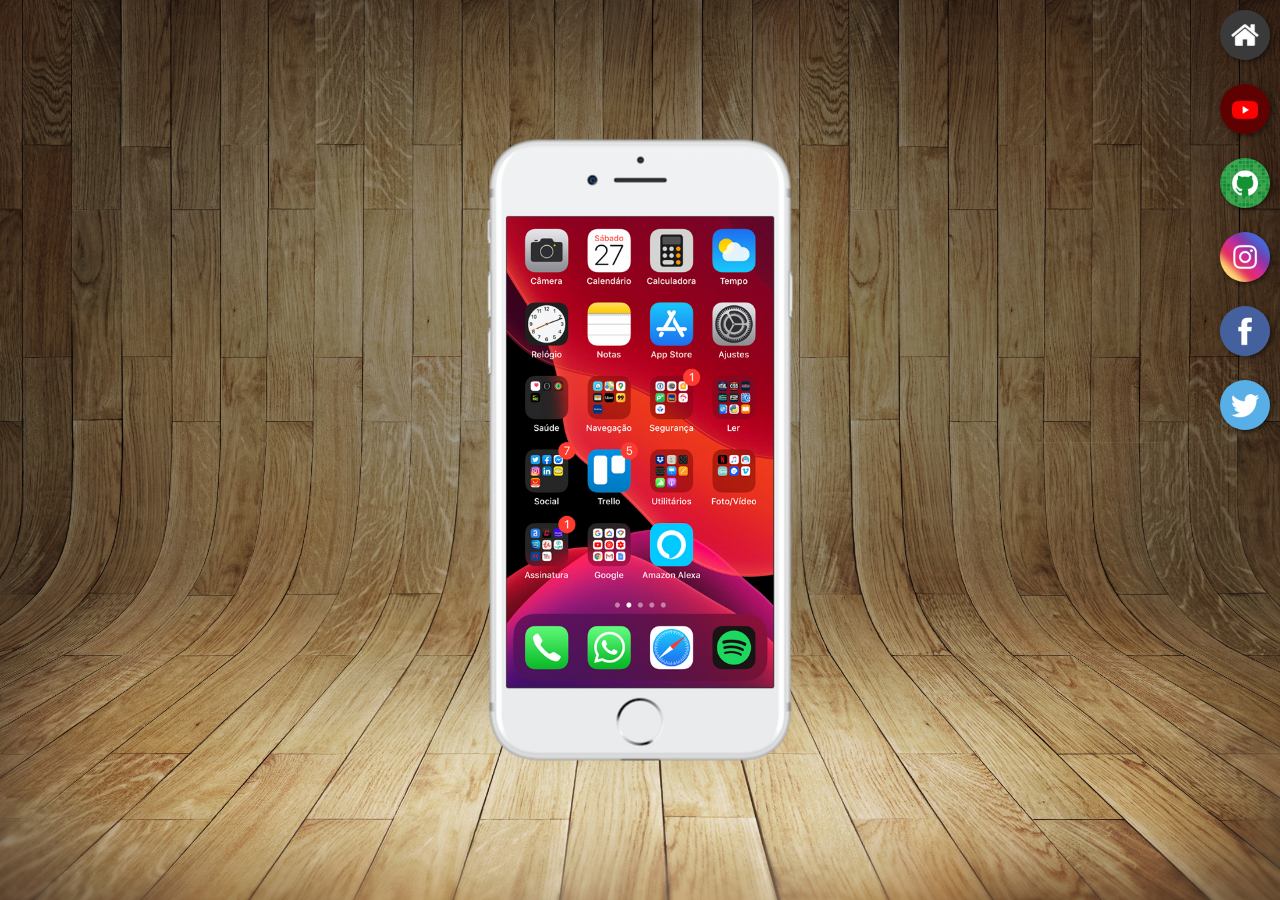
<file: index.html>
<!DOCTYPE html>
<html lang="pt">
<head>
    <meta charset="UTF-08">
    <meta name="viewport" content="width=device-width, initial-scale=1.0">
    <link rel="stylesheet" href="Style/style.css">
    <link rel="shortcut icon" href="favicon.ico" type="image/x-icon">
    <title>Projeto Redes sociais</title>
</head>
<body>
    <main>
        <section id="telefone">

            <iframe src="Home.html" name="tela" id="tela" frameborder="0">
                O seu navegador não é compatível.
            </iframe>
        </section>
  <section id="redes-sociais">
<a href="Home.html" target="tela"><img src="imagens/logo-home.jpg" alt="Home"></a><br>
<a href="youtube.html" target="tela"><img src="imagens/logo-youtube.jpg" alt="Youtube"></a><br>
<a href="GitHub.html" target="tela"><img src="imagens/logo-github.jpg" alt="GitHub"></a><br>
<a href="Instagram.html" target="tela"><img src="imagens/logo-instagram.jpg" alt="Instagram"></a><br>
<a href="Facebook.html" target="tela"><img src="imagens/logo-facebook.jpg" alt="Facebook"></a><br>
<a href="Twitter.html" target="tela"><img src="imagens/logo-twitter.jpg" alt="Twitter"></a><br>


  </section>
    </main>



</body>
</html>
</file>
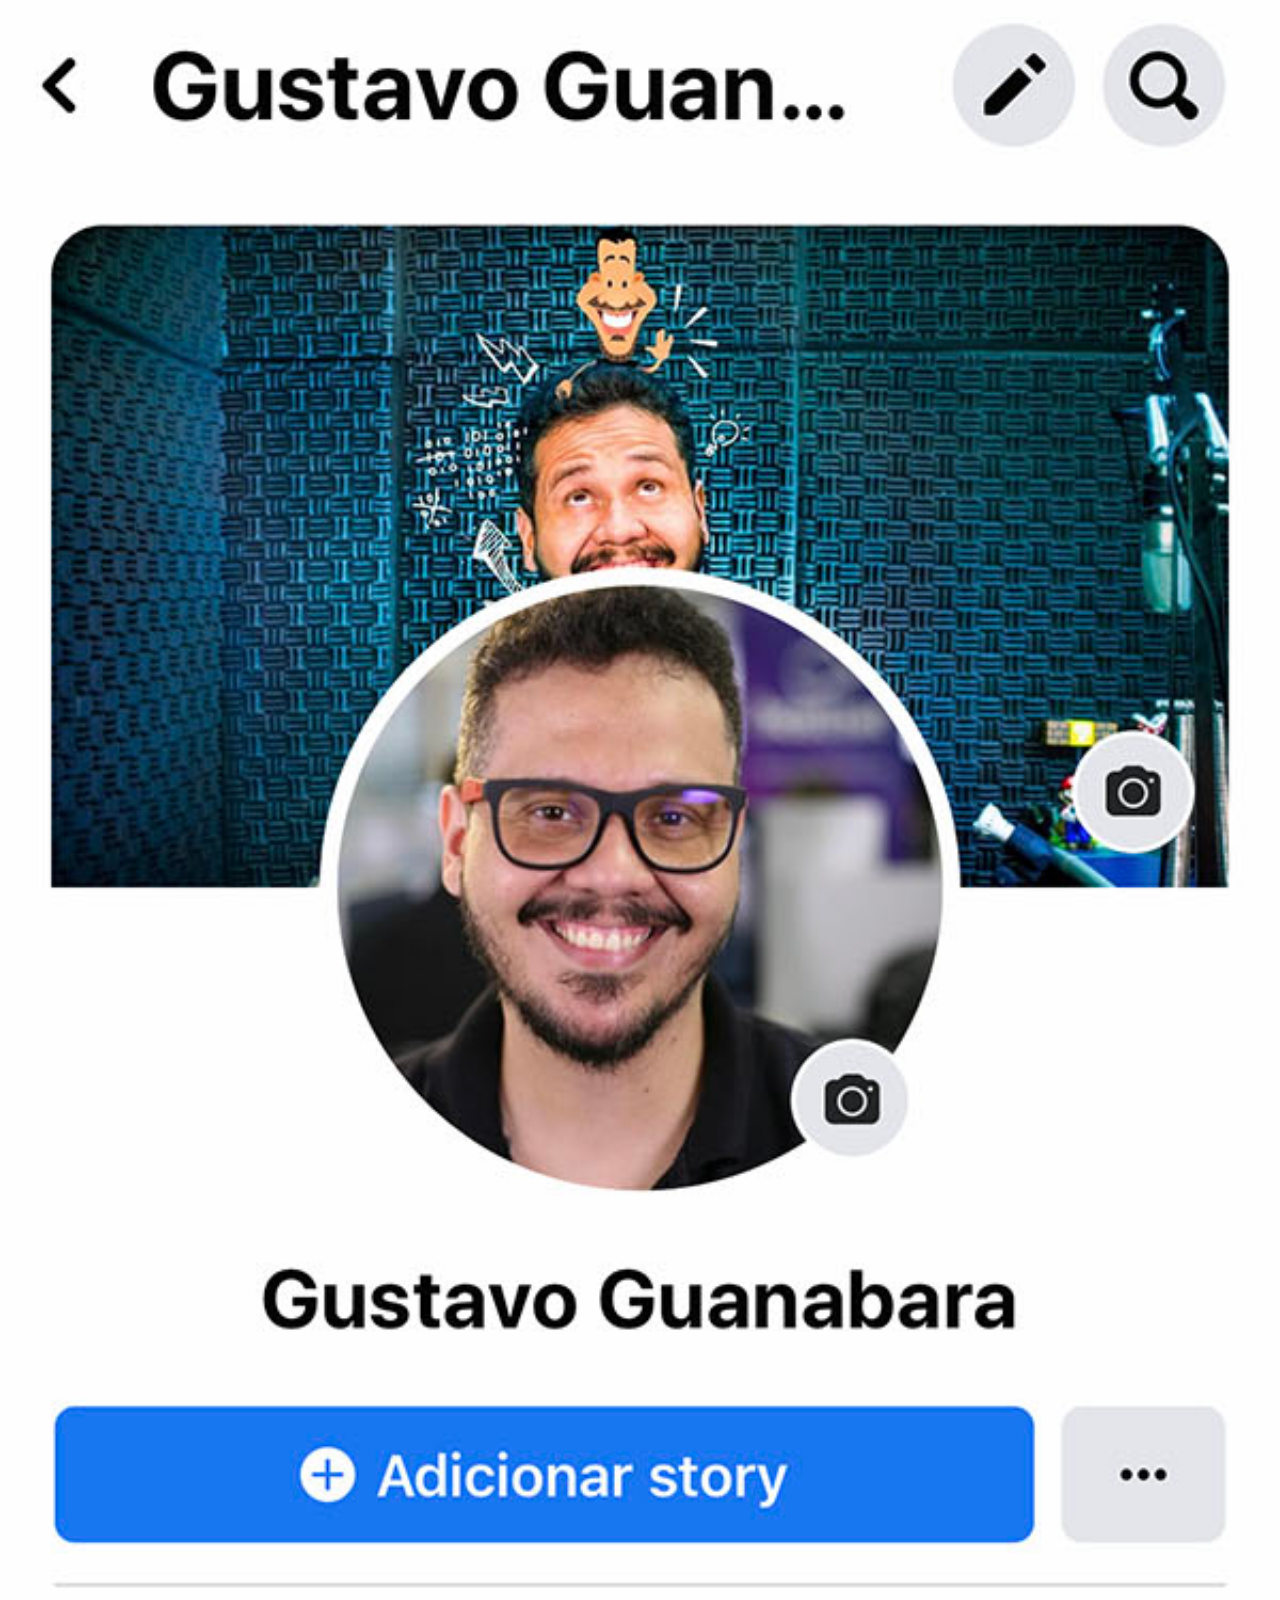
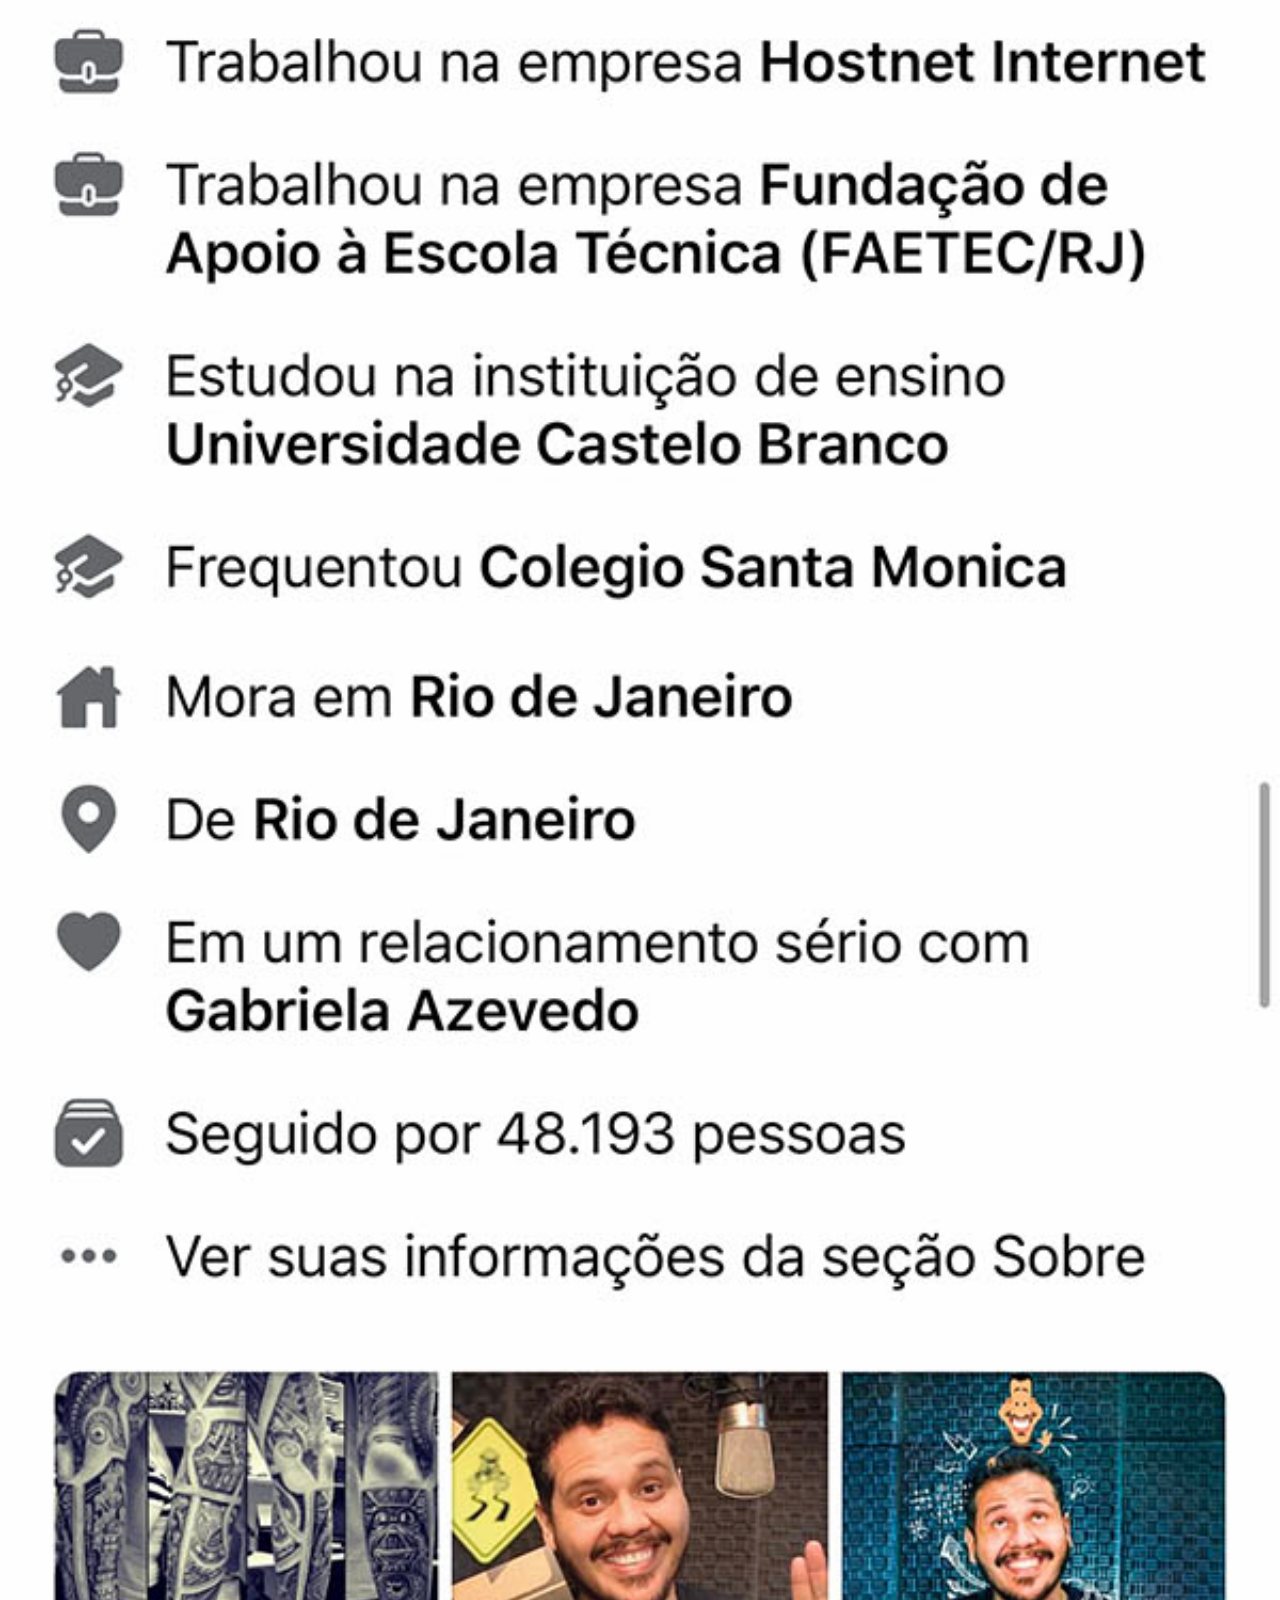
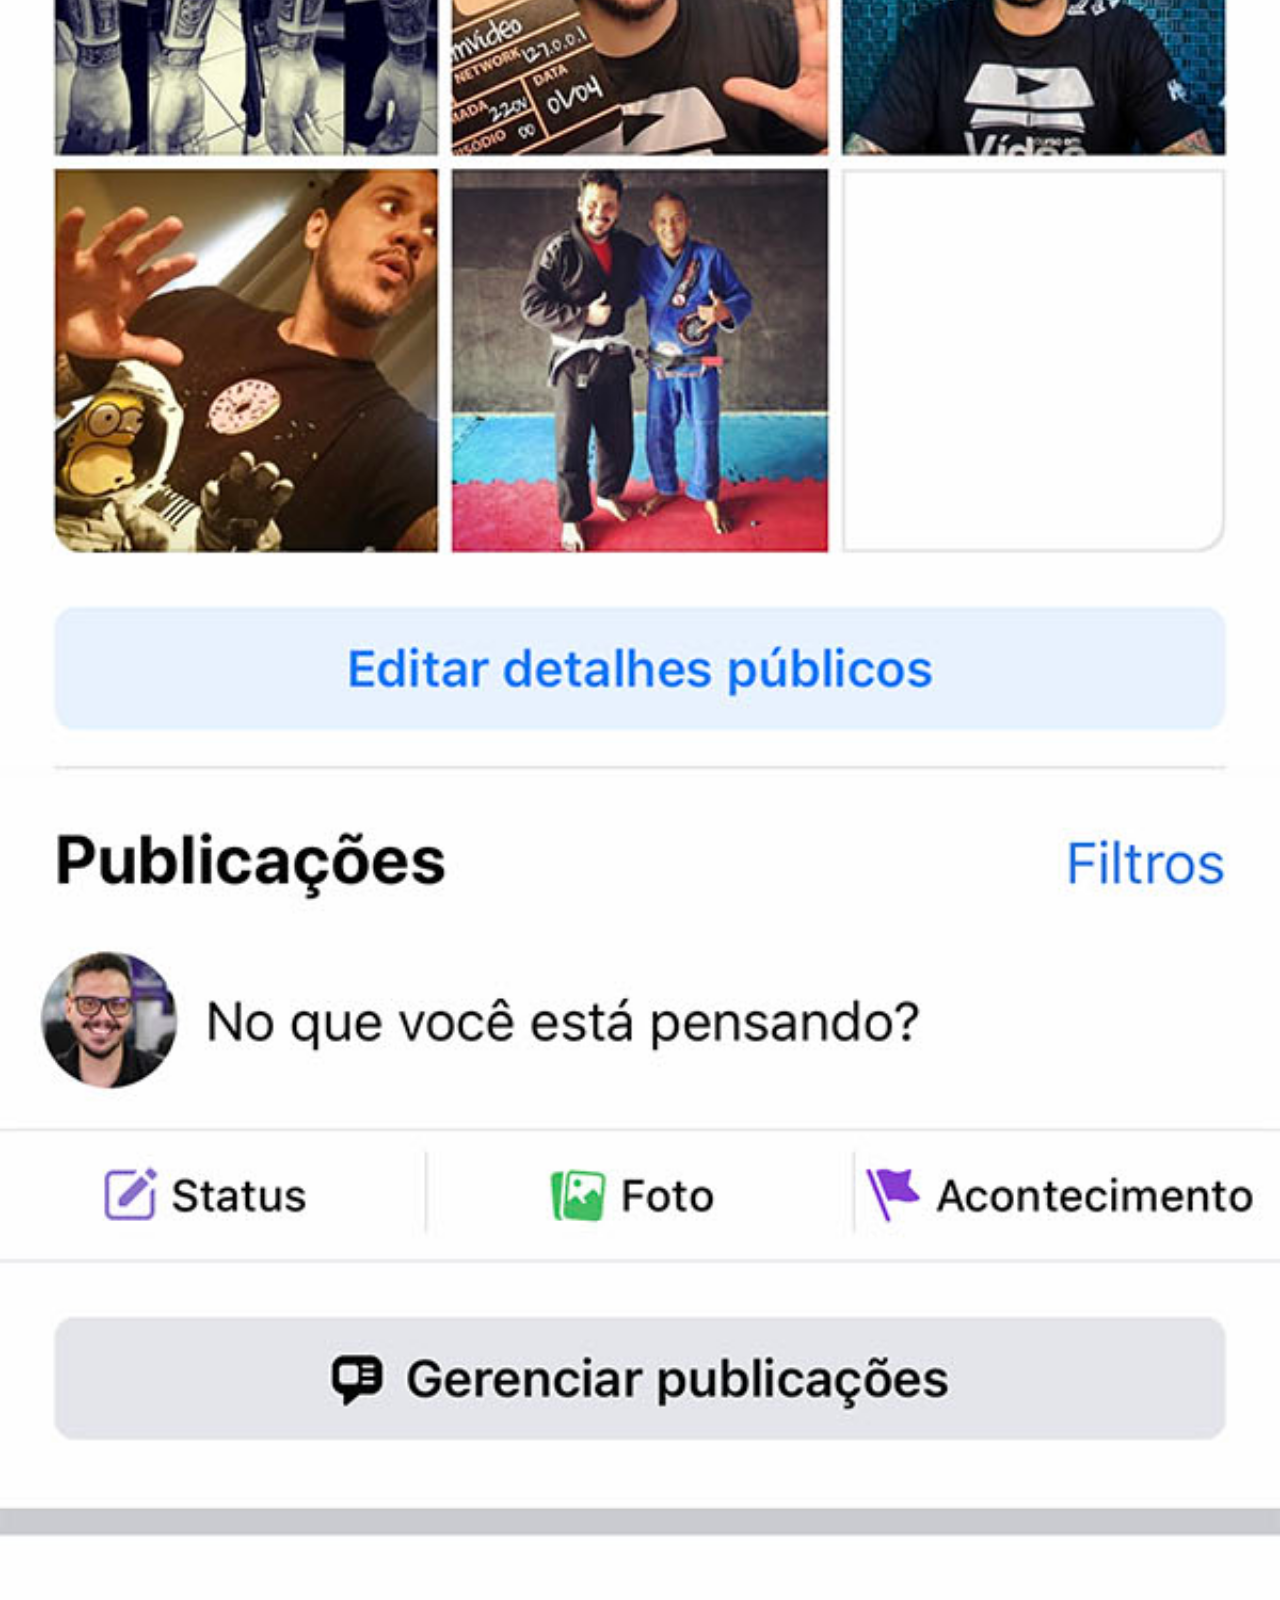
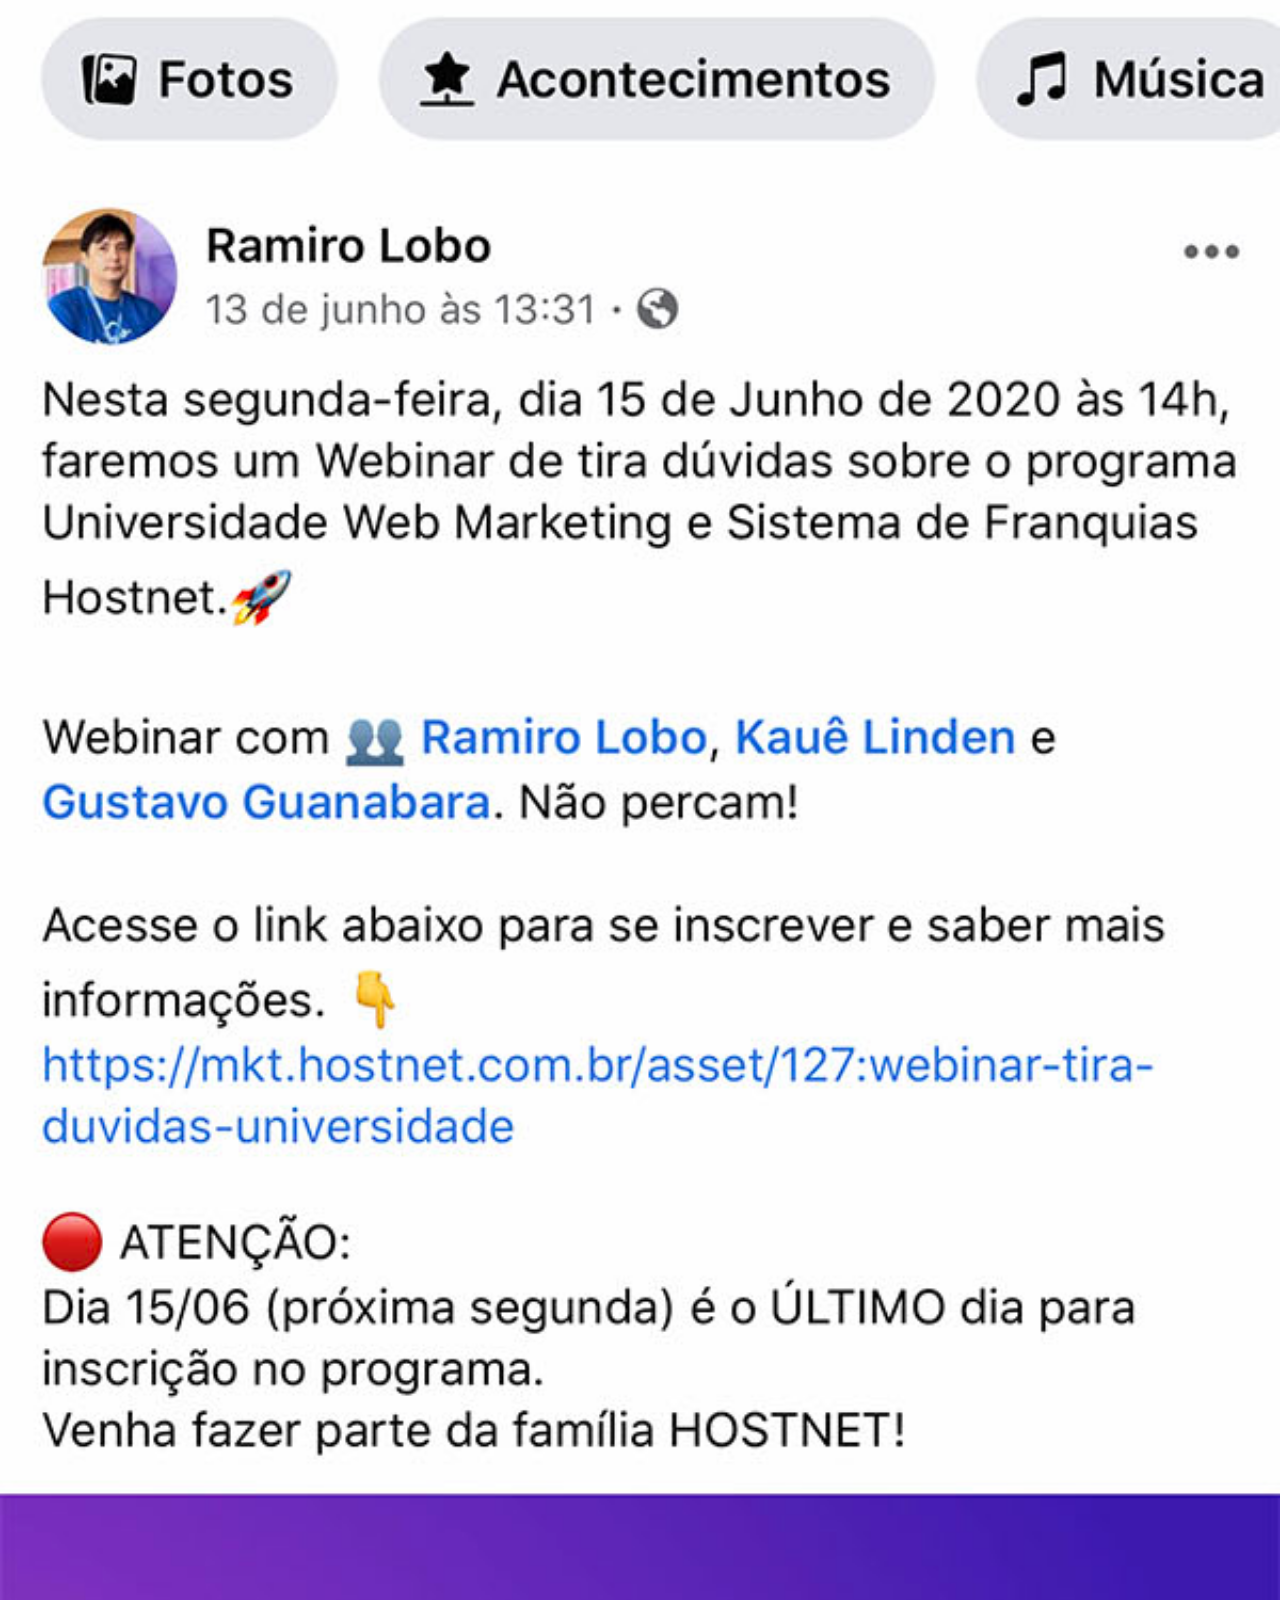
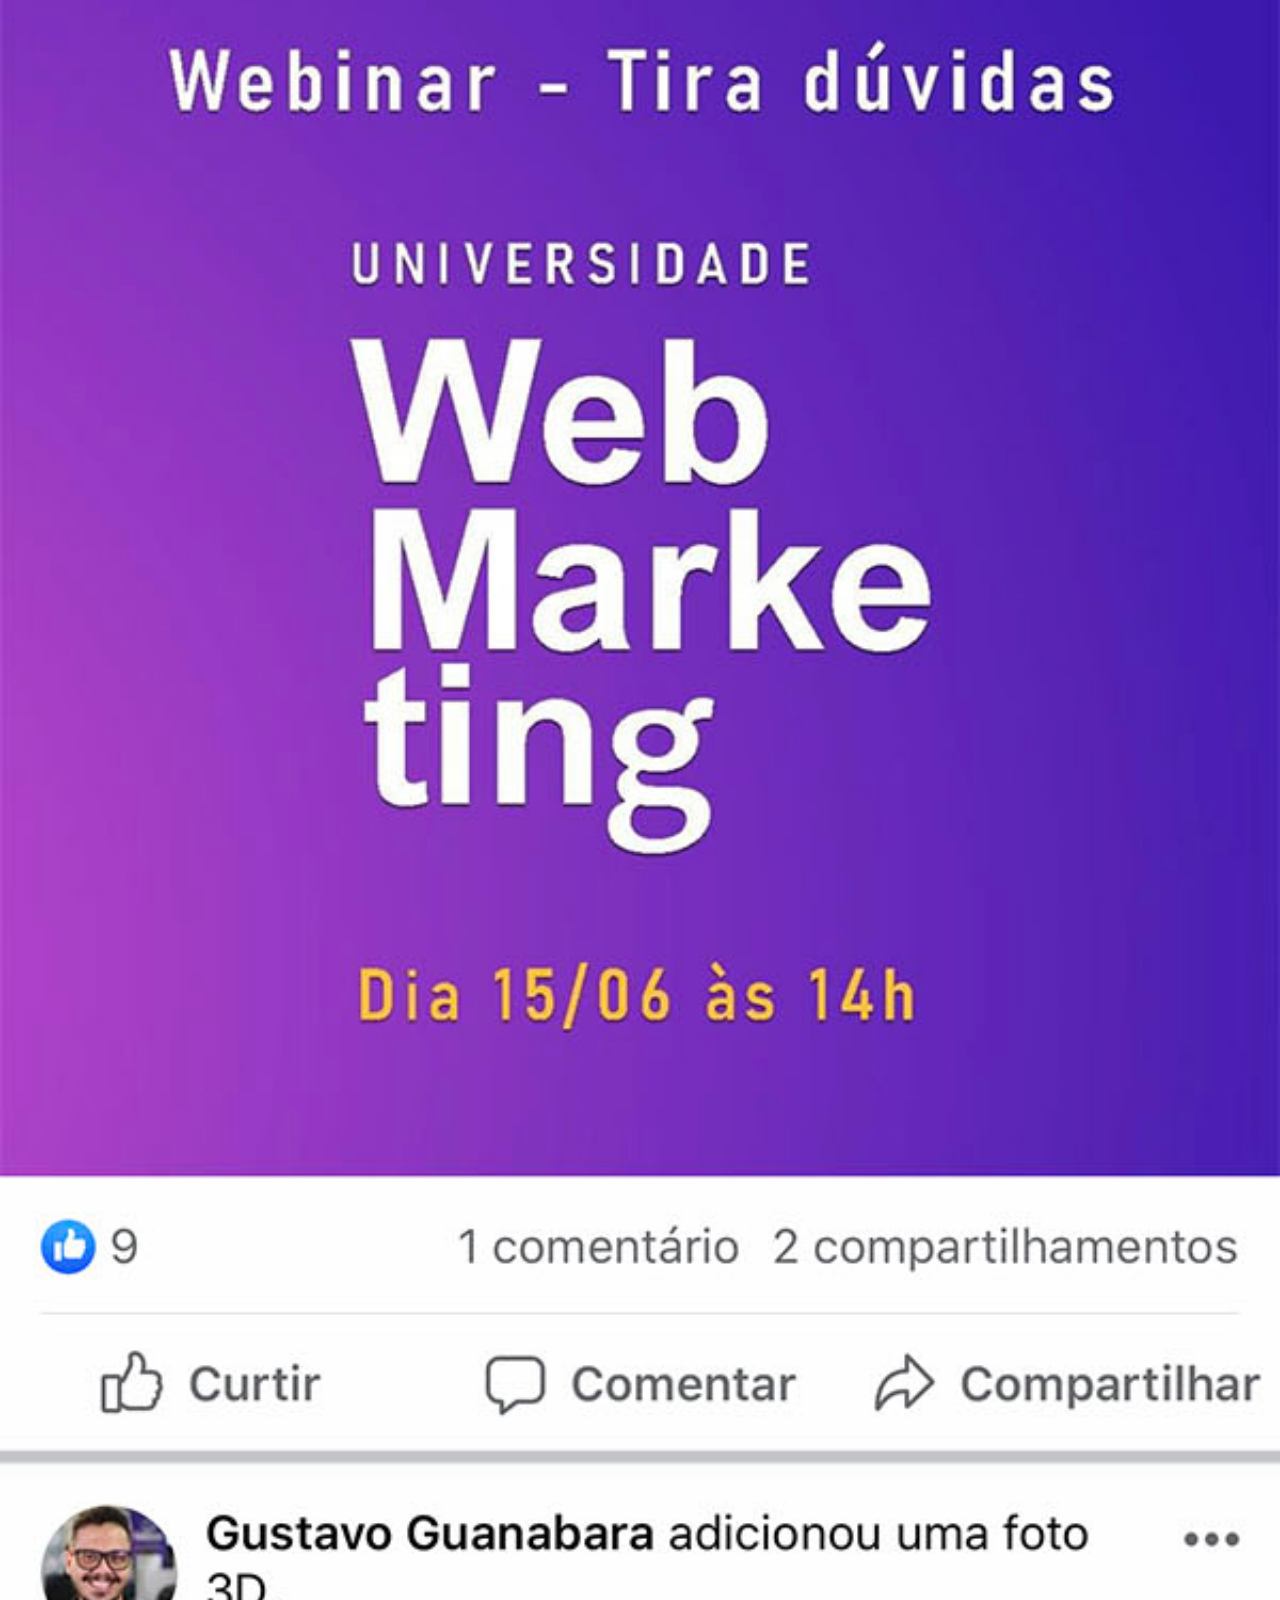
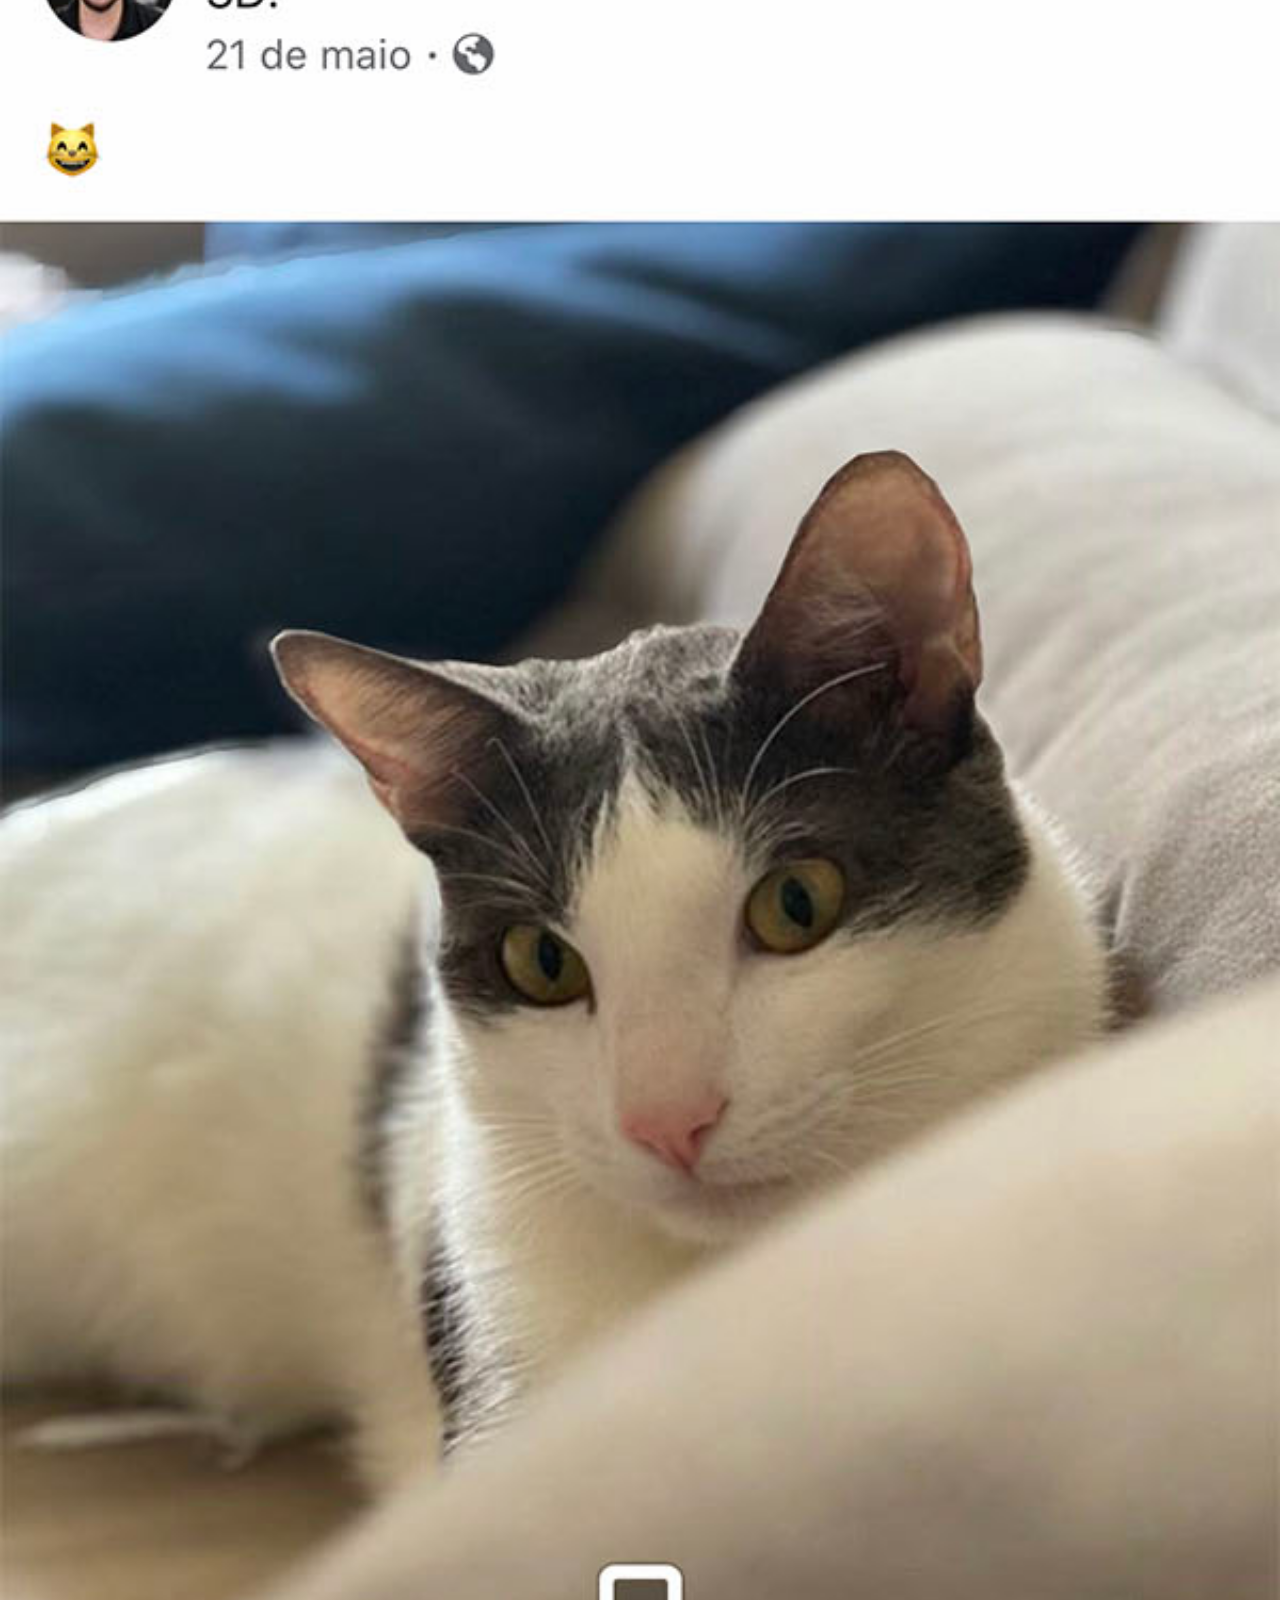
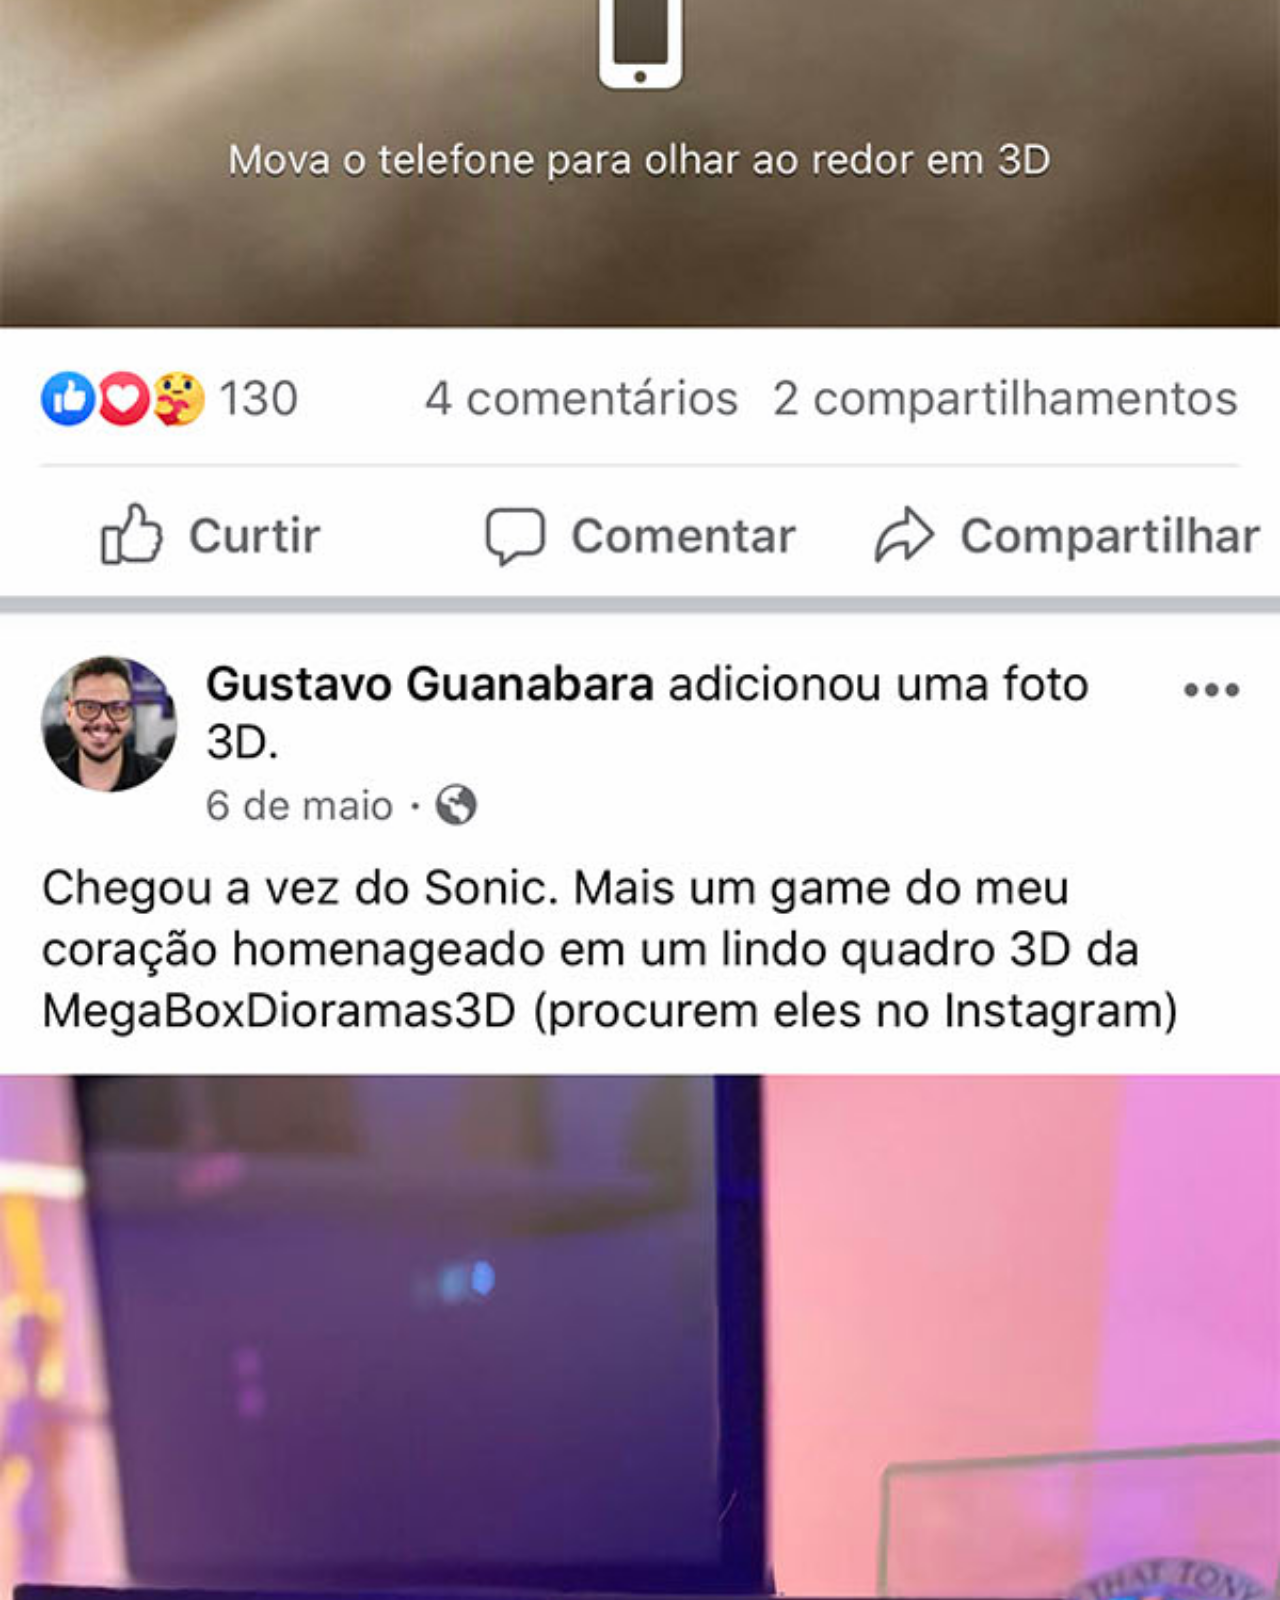
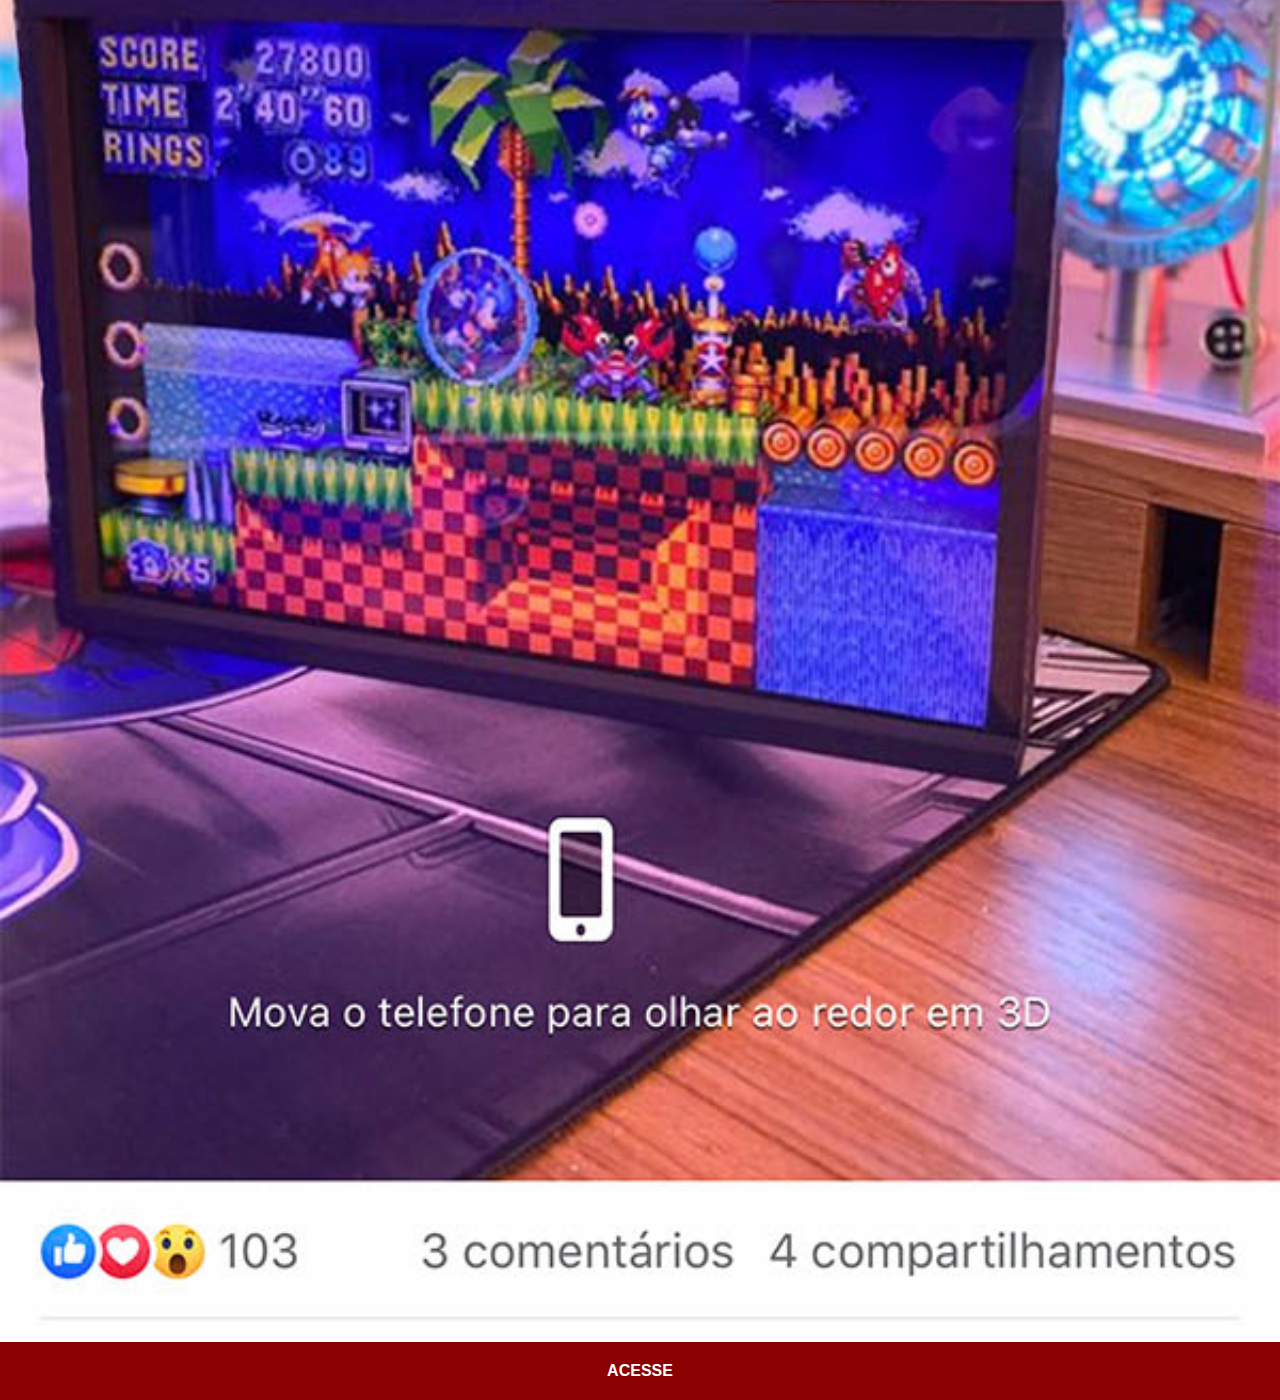
<file: Facebook.html>
<!DOCTYPE html>
<html lang="pt">
<head>
    <meta charset="UTF-8">
    <meta name="viewport" content="width=device-width, initial-scale=1.0">
    <title>Facebook</title>
    <link rel="stylesheet" href="social.css">
</head>
<body>
    <img src="imagens/tela-facebook.jpg" alt="Facebook">
    <a href="https://github.com/gustavoguanabara/html-css" target="_blank">ACESSE</a>
</body>
</html>
</file>
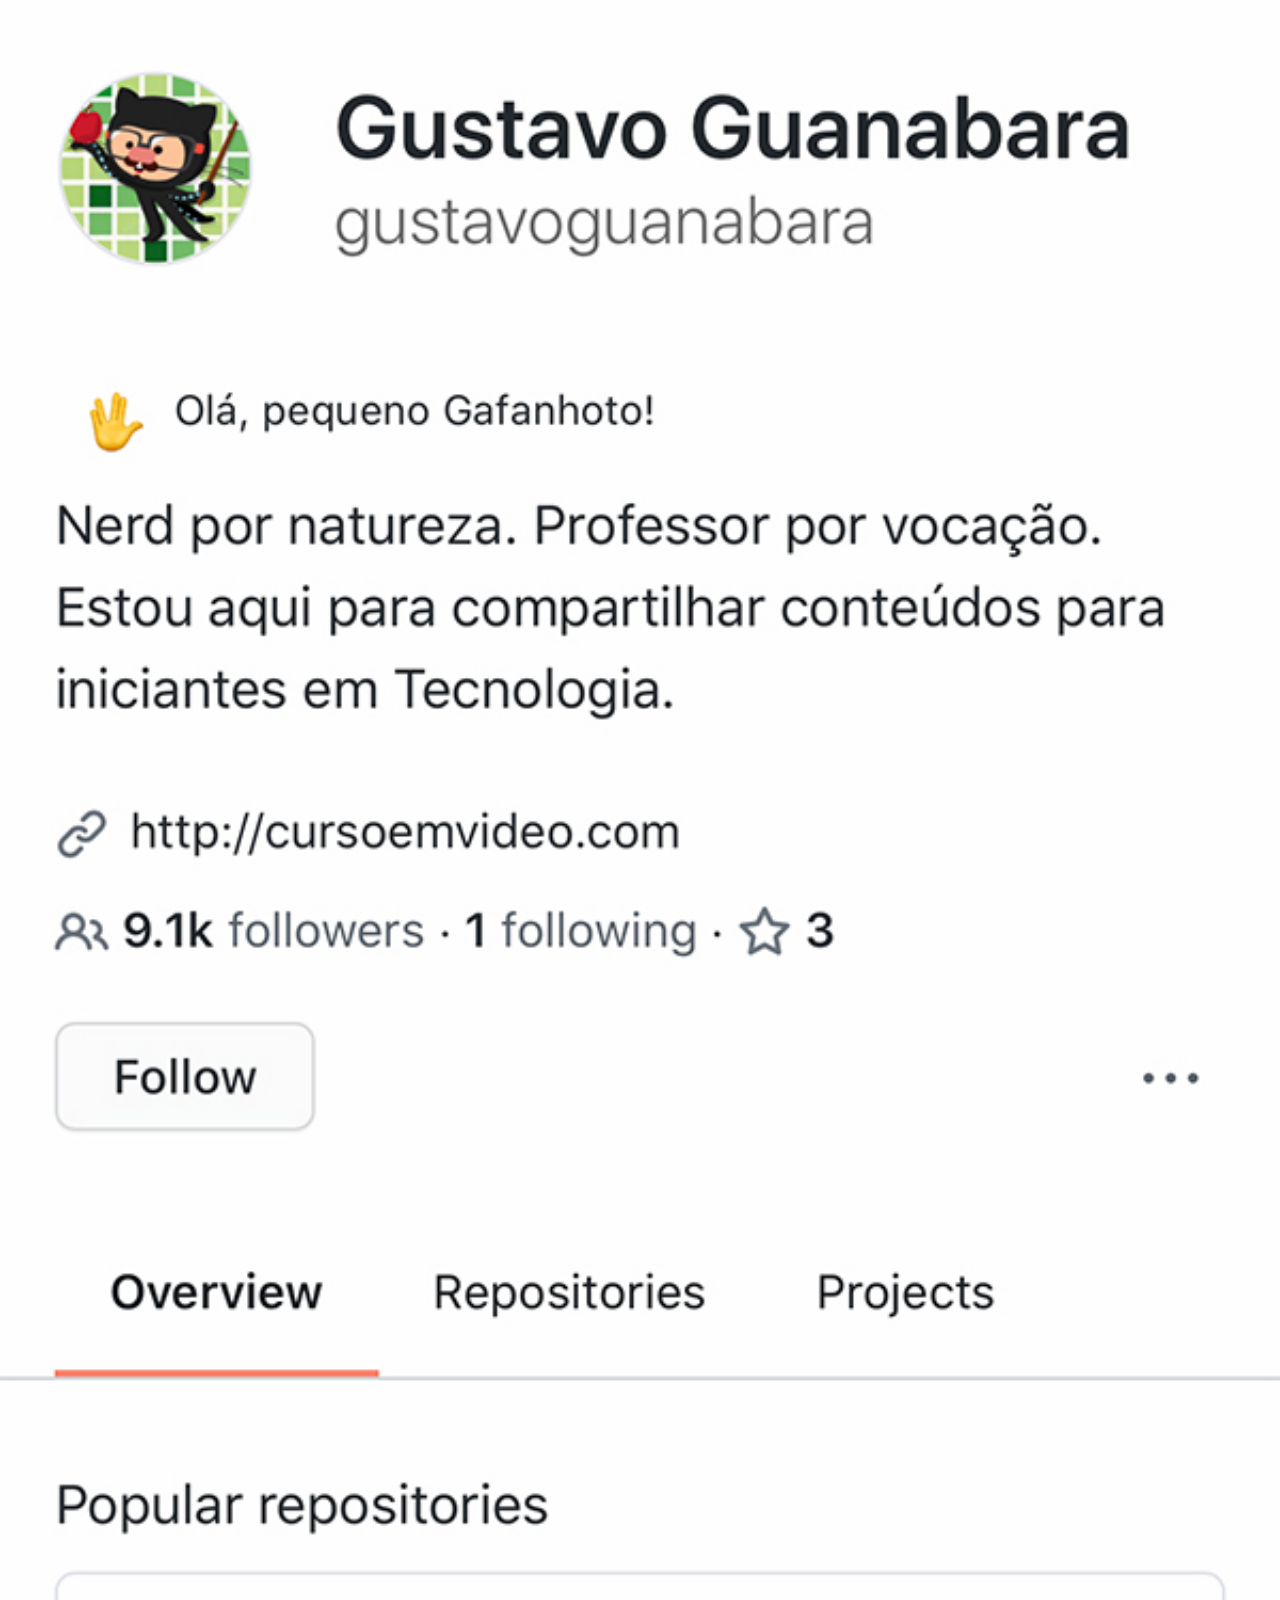
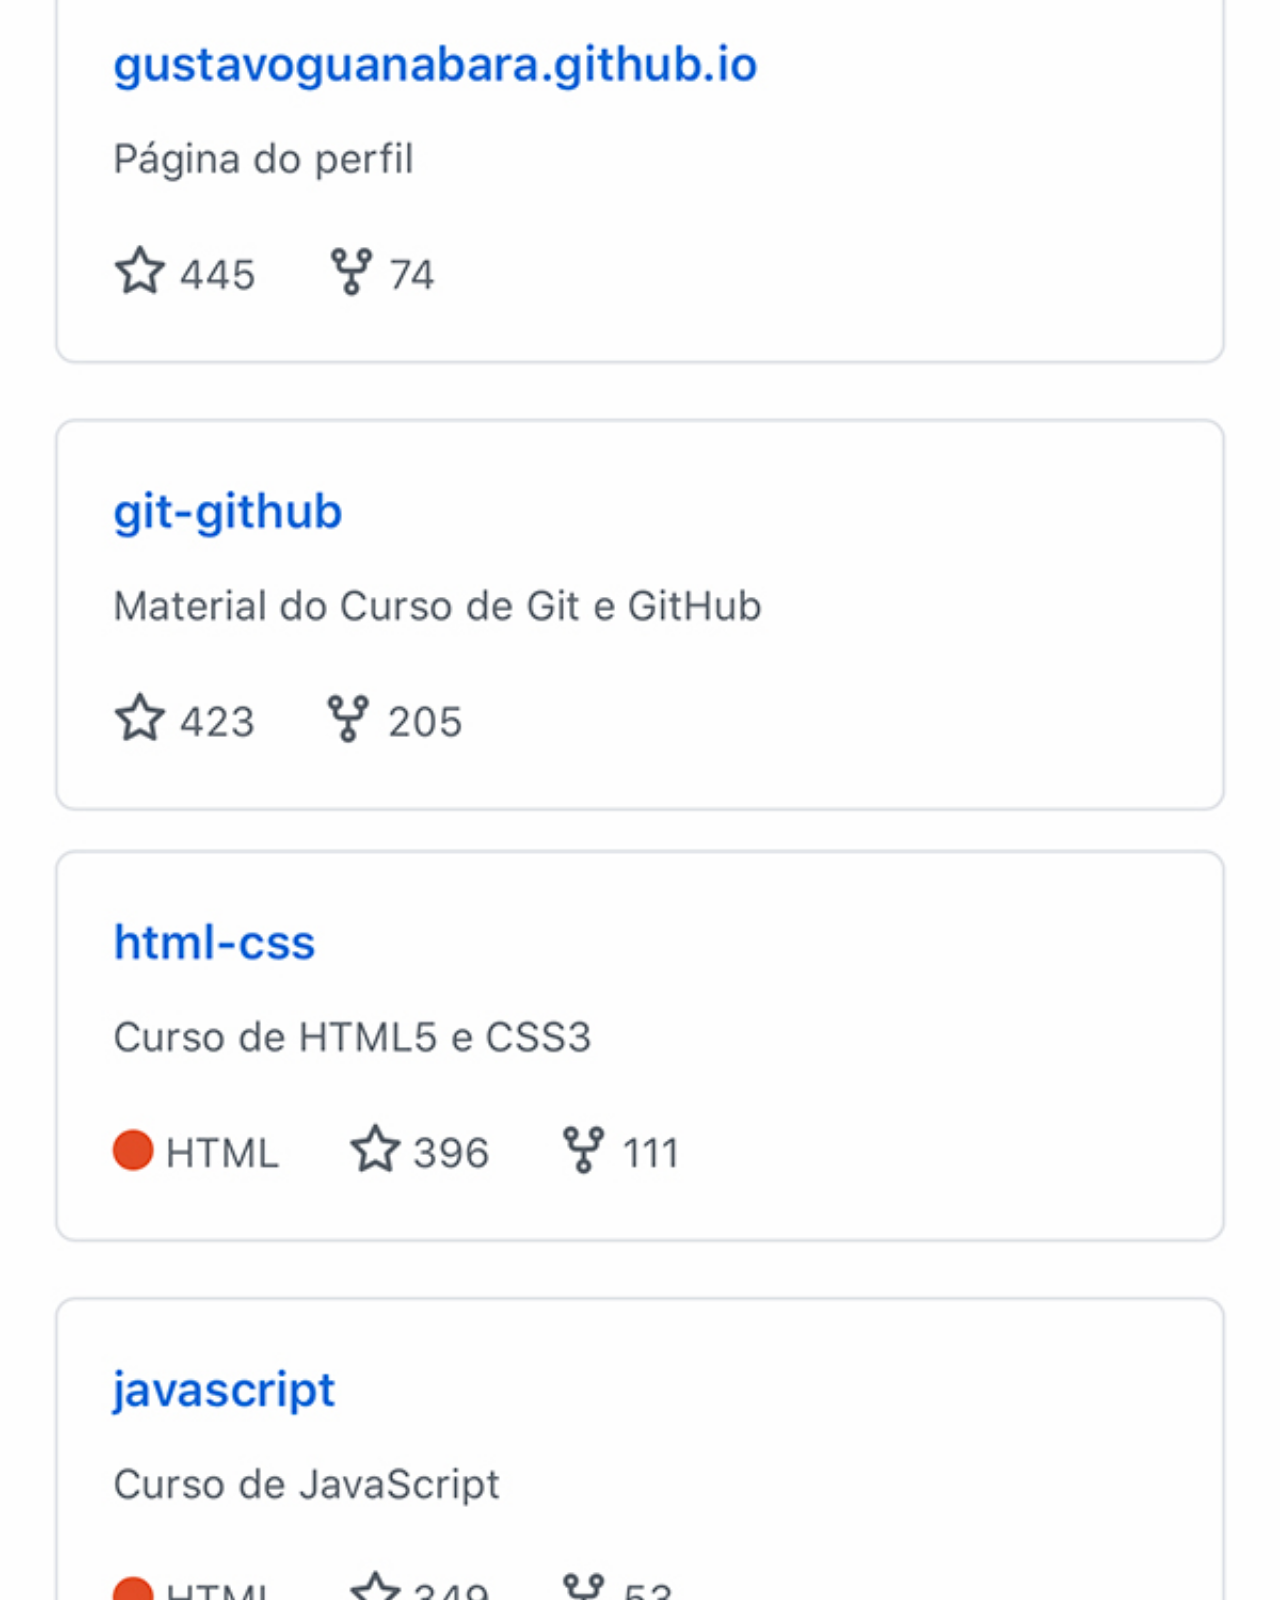
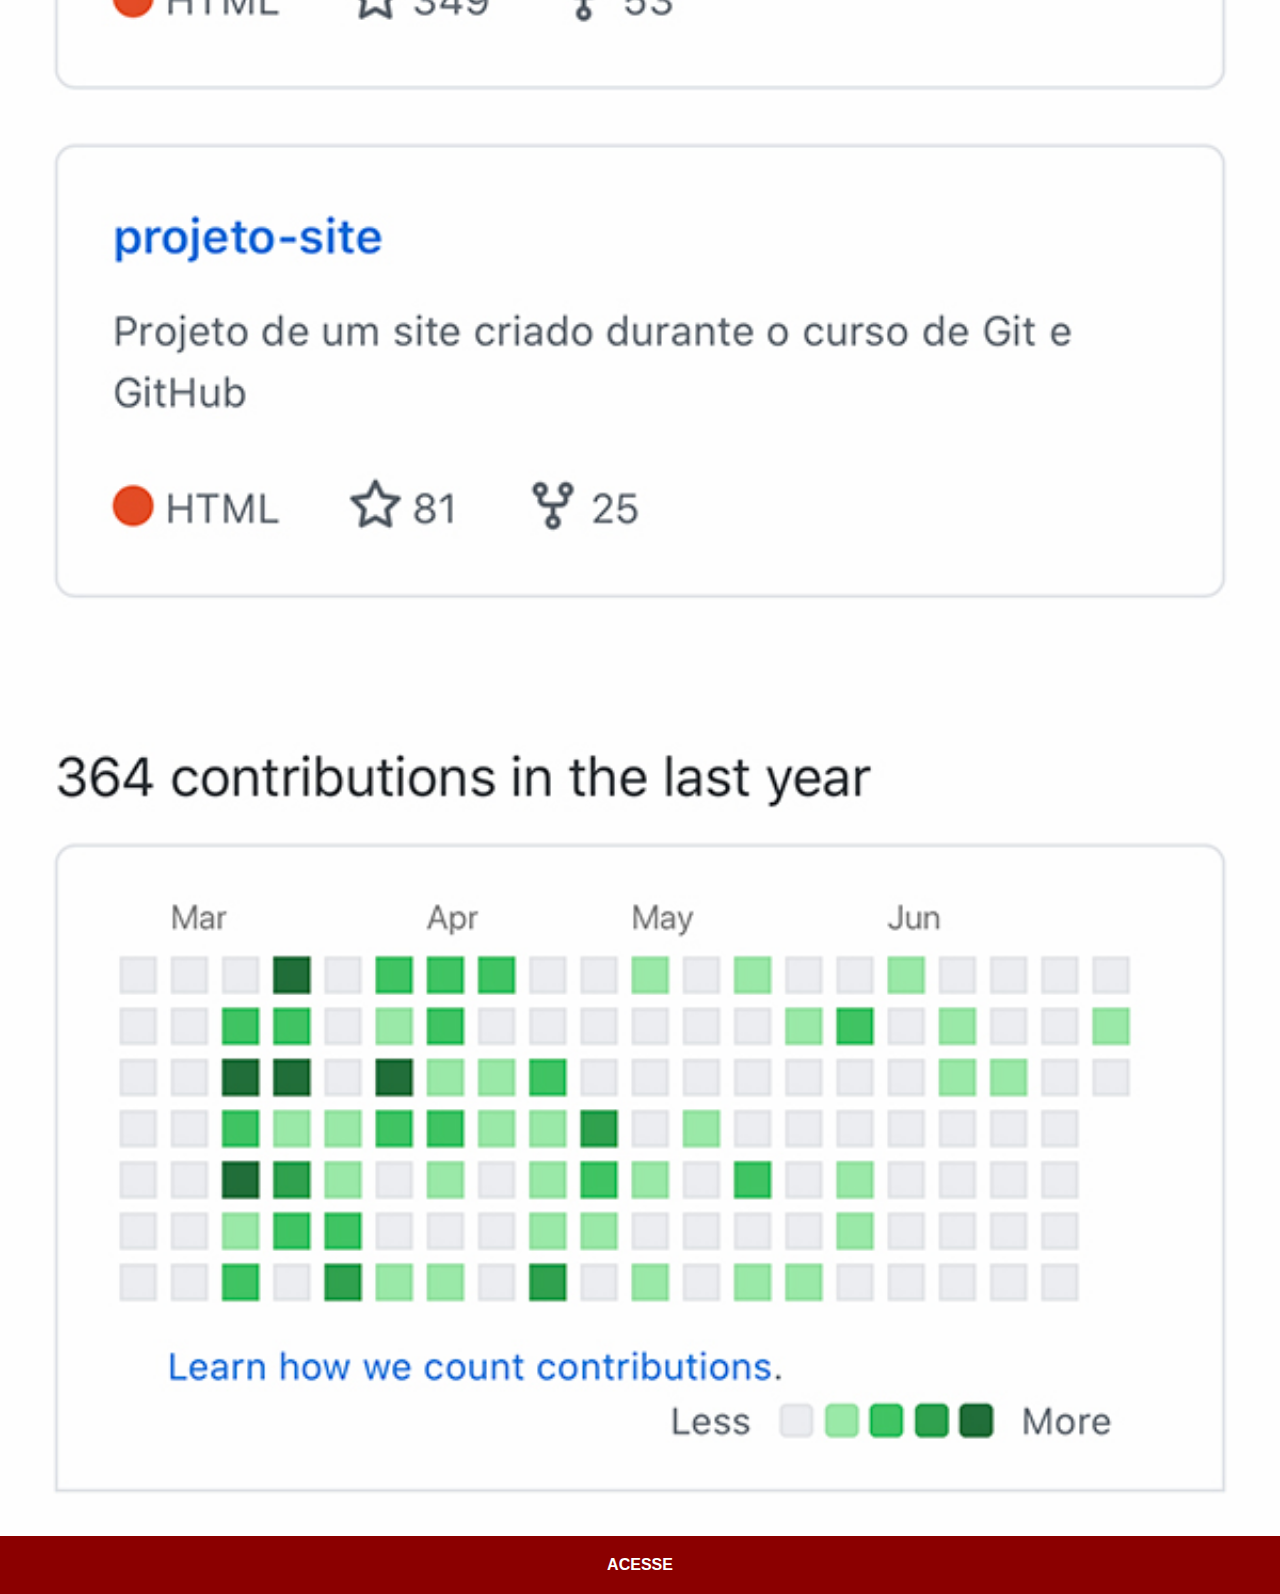
<file: GitHub.html>
<!DOCTYPE html>
<html lang="pt">
<head>
    <meta charset="UTF-8">
    <meta name="viewport" content="width=device-width, initial-scale=1.0">
    <title>GitHub</title>
    <link rel="stylesheet" href="social.css">
</head>
<body>
    <img src="imagens/tela-github.jpg" alt="GitHub">
    <a href="https://github.com/gustavoguanabara/html-css" target="_blank">ACESSE</a>
</body>
</html>
</file>
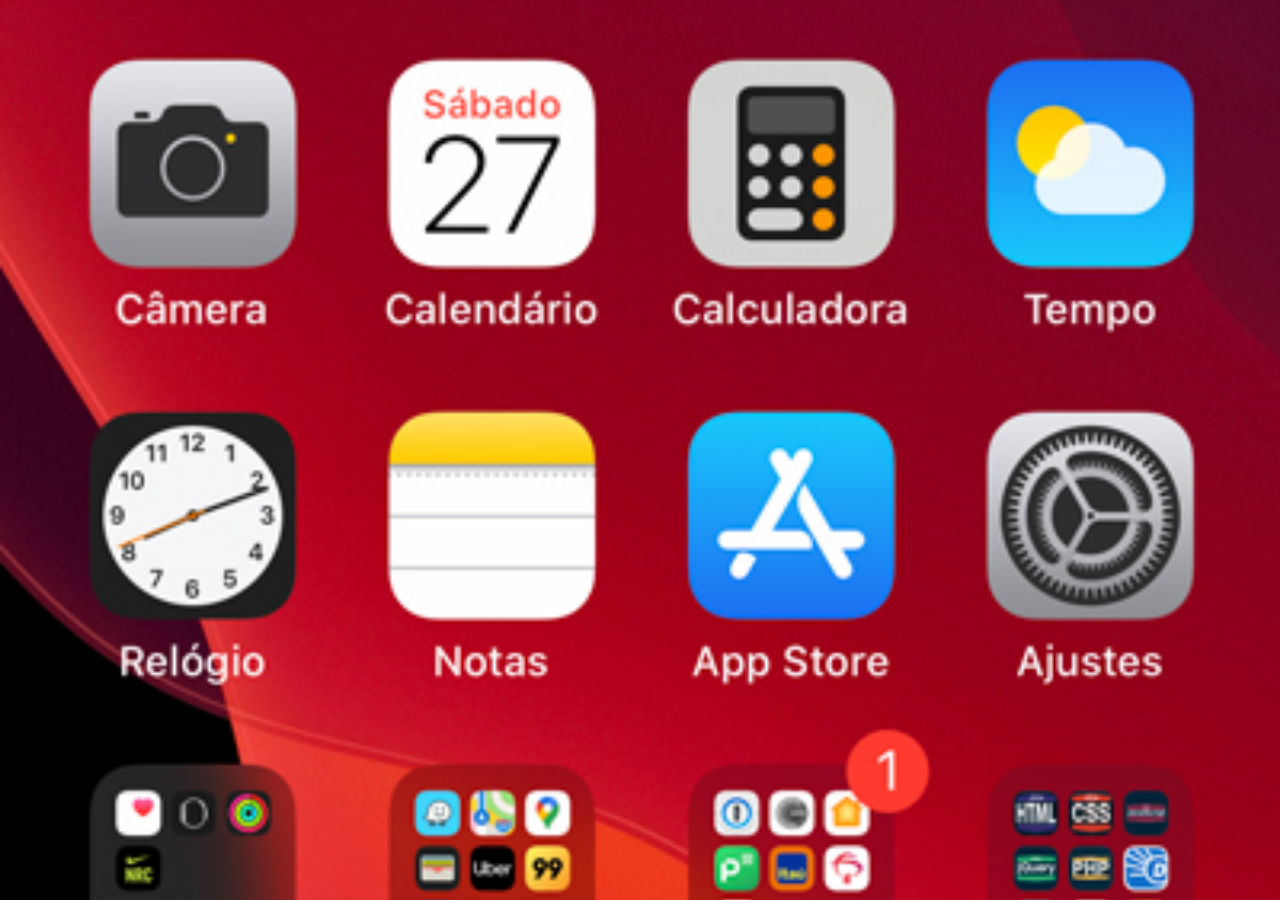
<file: Home.html>
<!DOCTYPE html>
<html lang="pt">
<head>
    <meta charset="UTF-8">
    <meta name="viewport" content="width=device-width, initial-scale=1.0">
    <title>Home</title>
</head>
<style>
    *{
        margin: 0px;
        padding: 0px;
    }

body{
    width:100vw;
    height: 100vh;
    background: black url('imagens/tela-home.jpg') no-repeat top center ;
    background-size: cover;
}

</style>
<body>
    


</body>
</html>
</file>
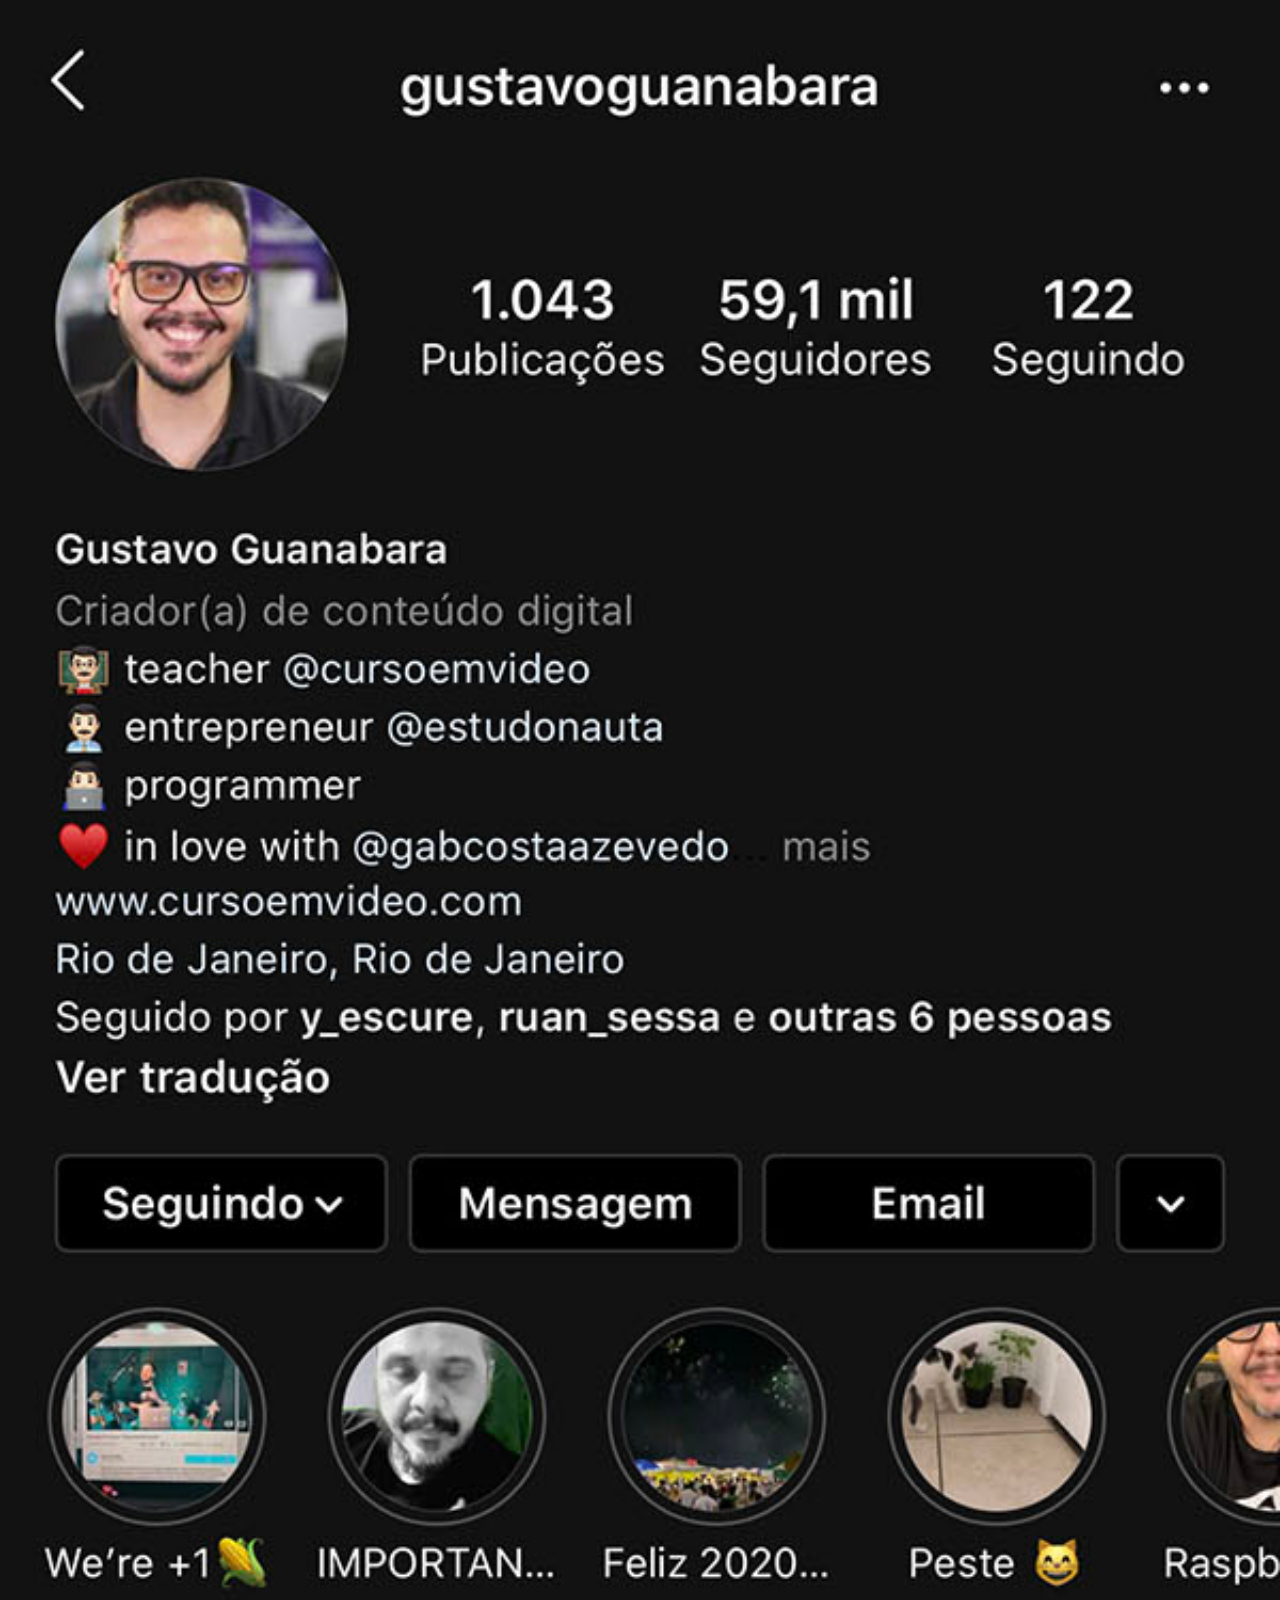
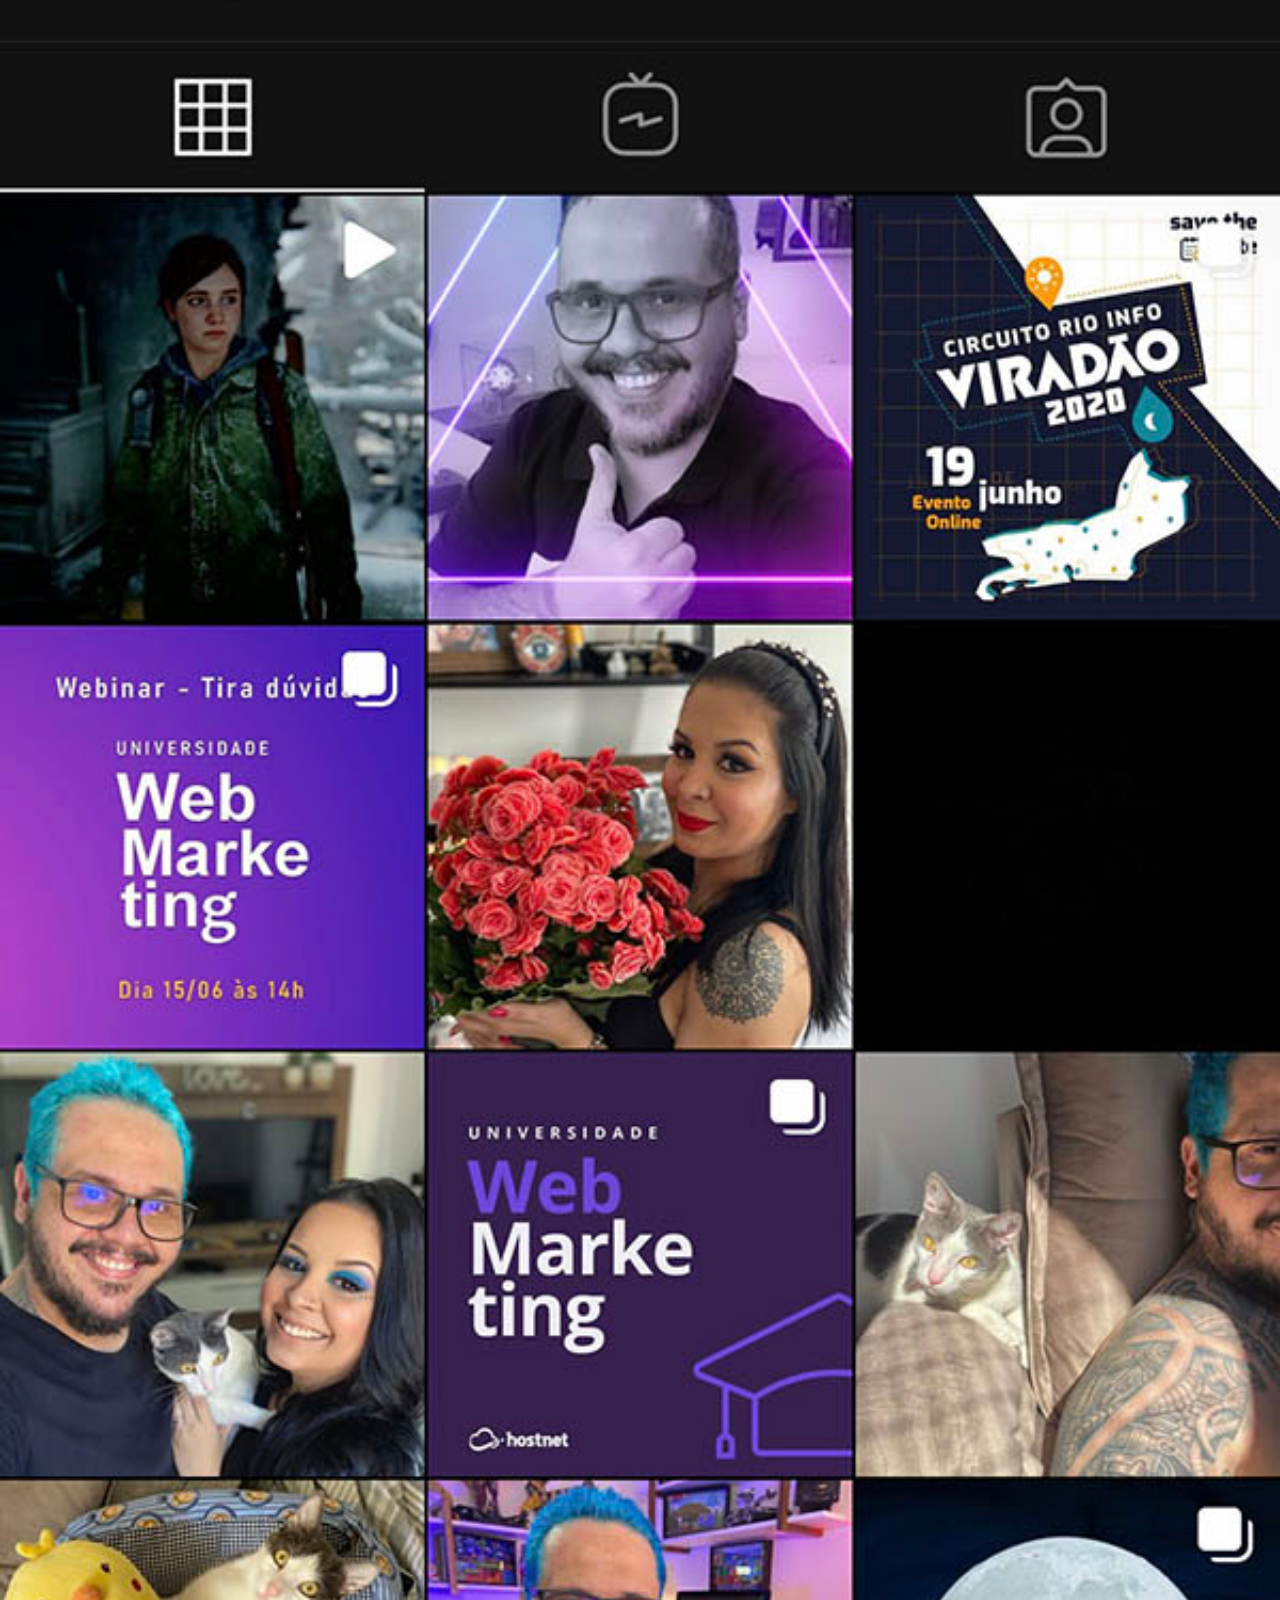
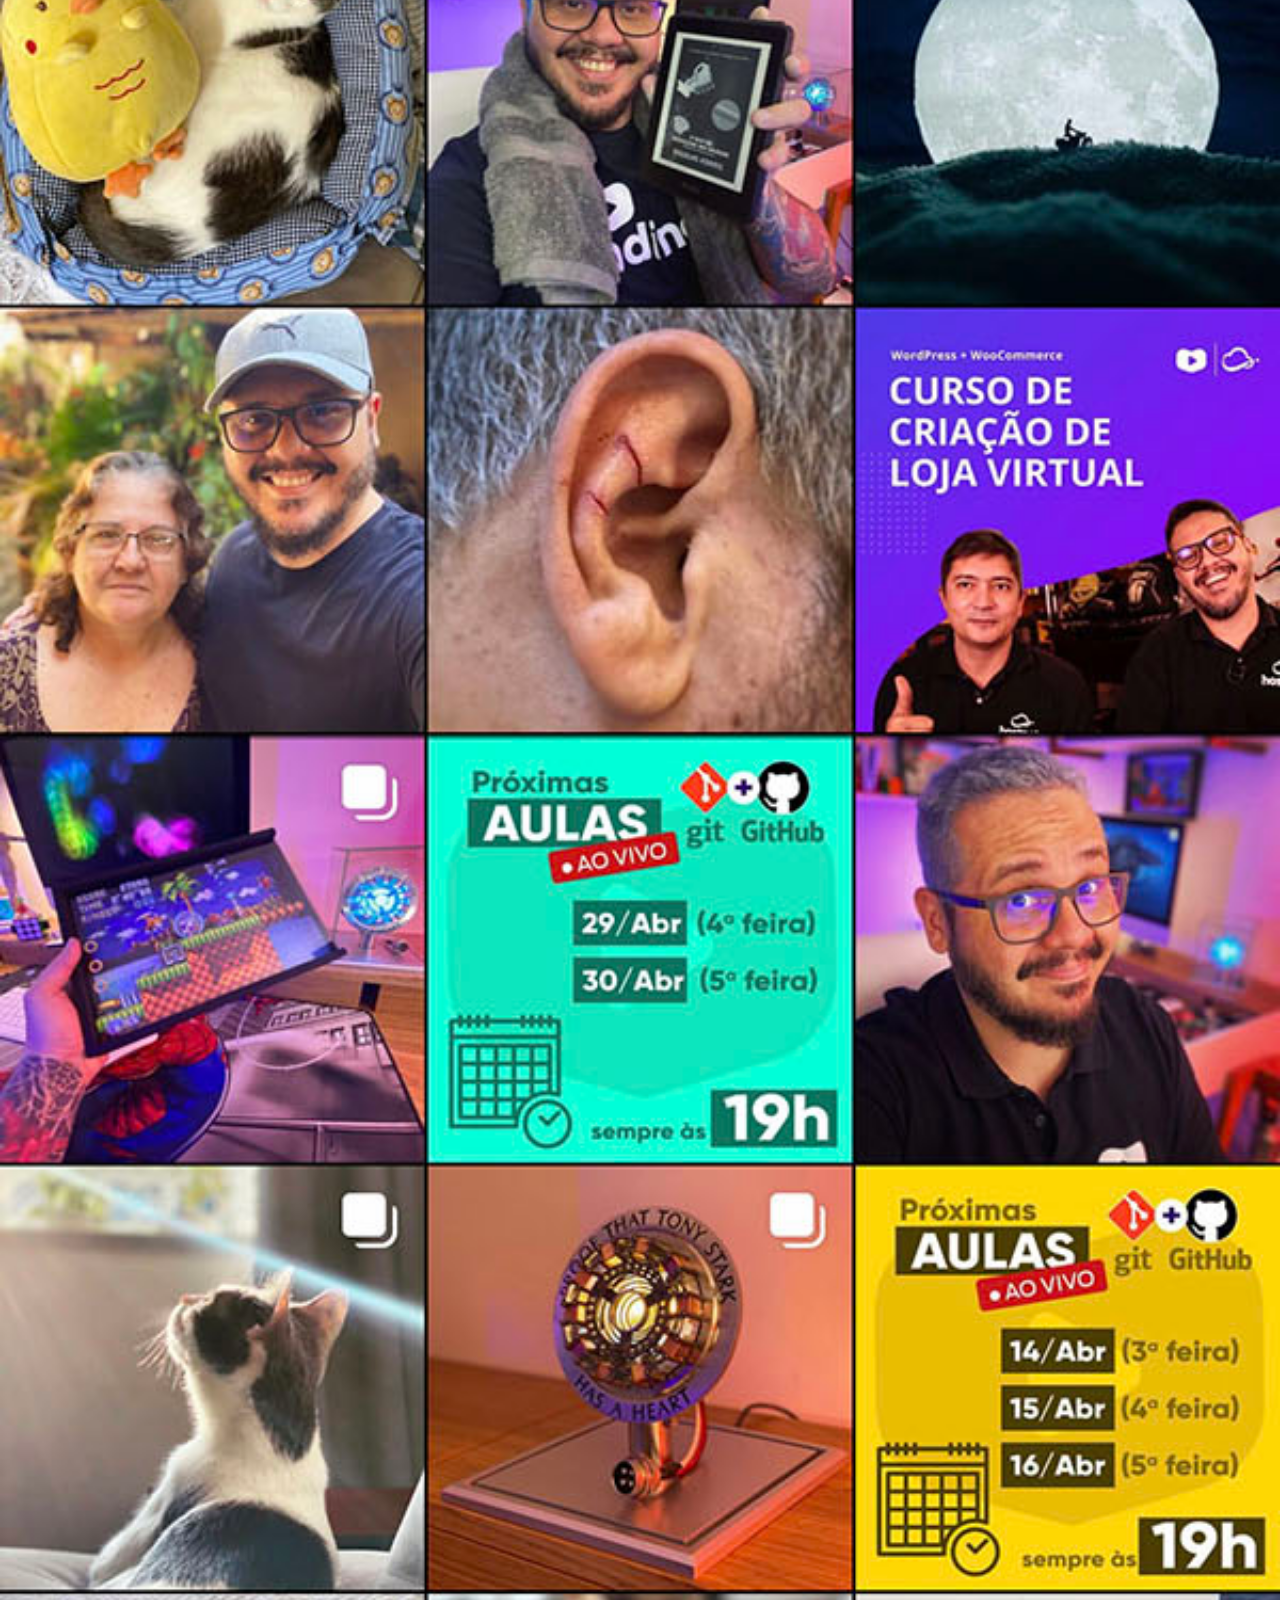
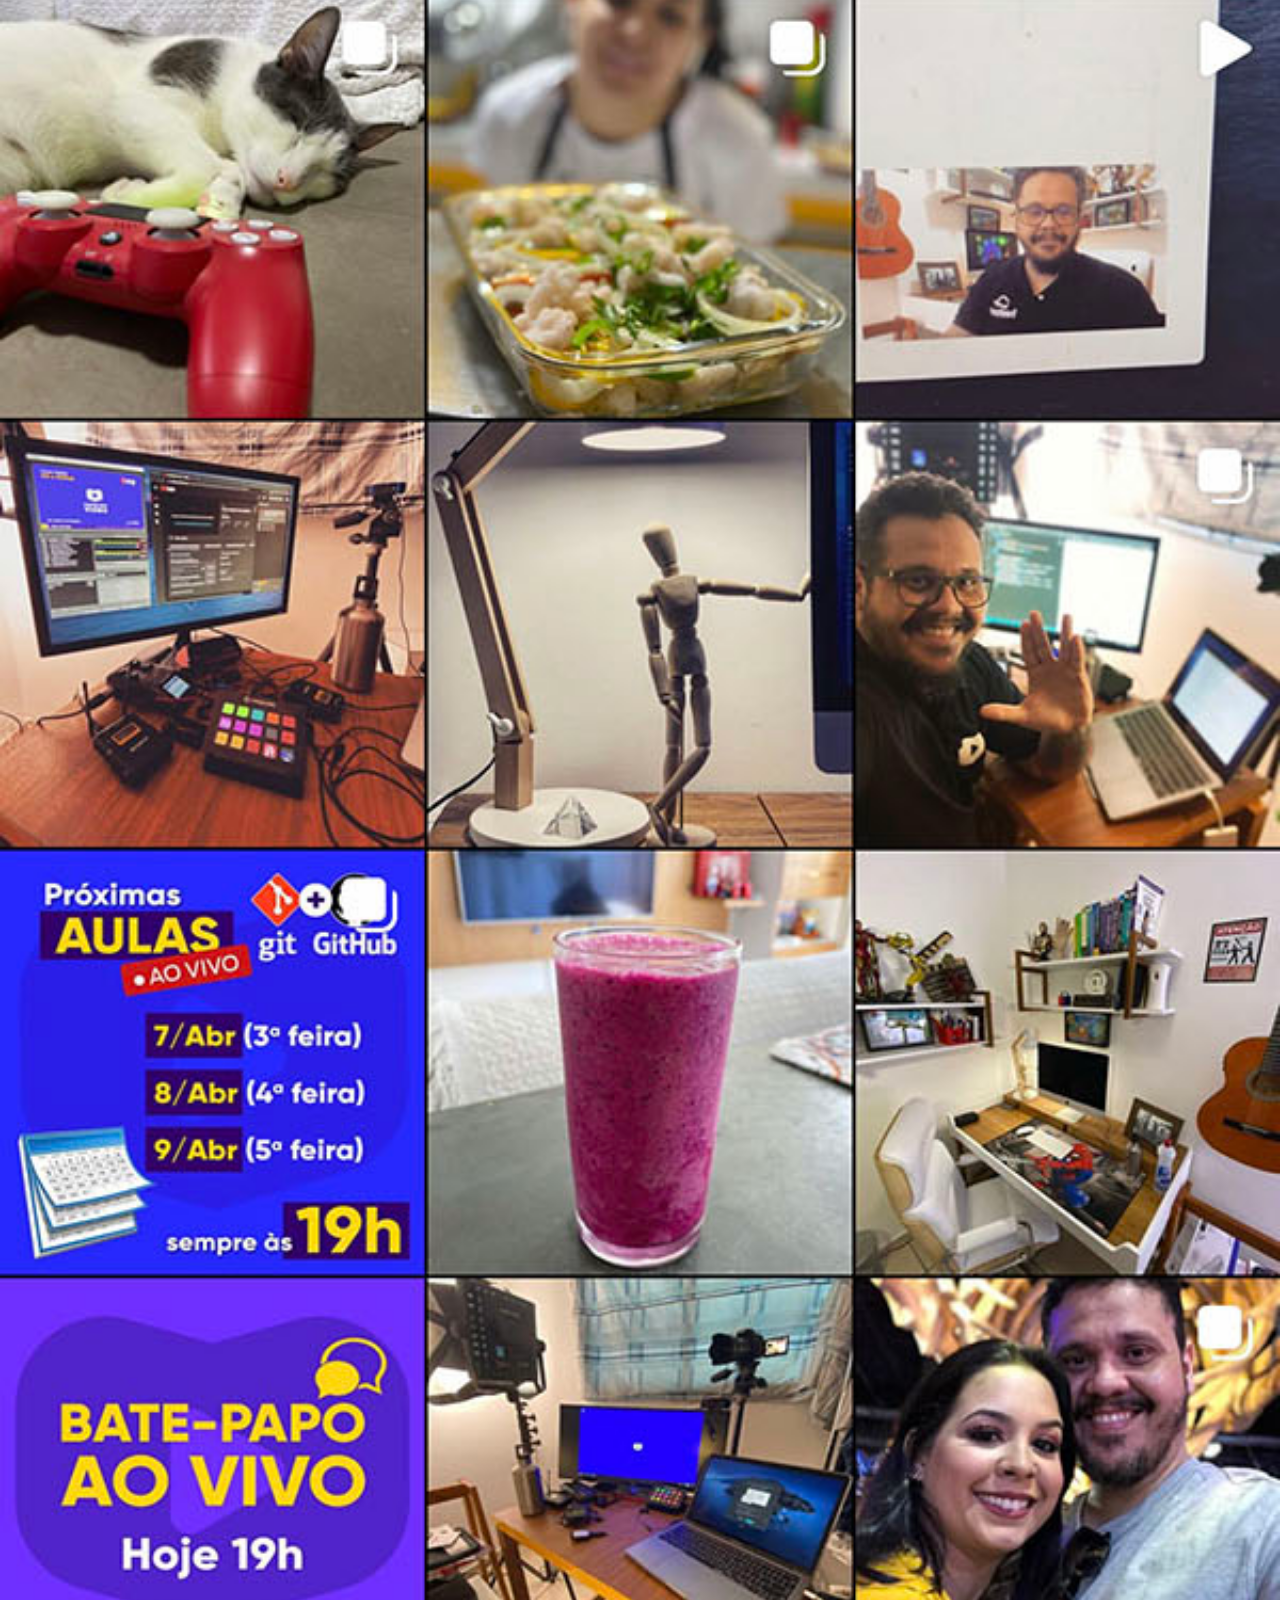
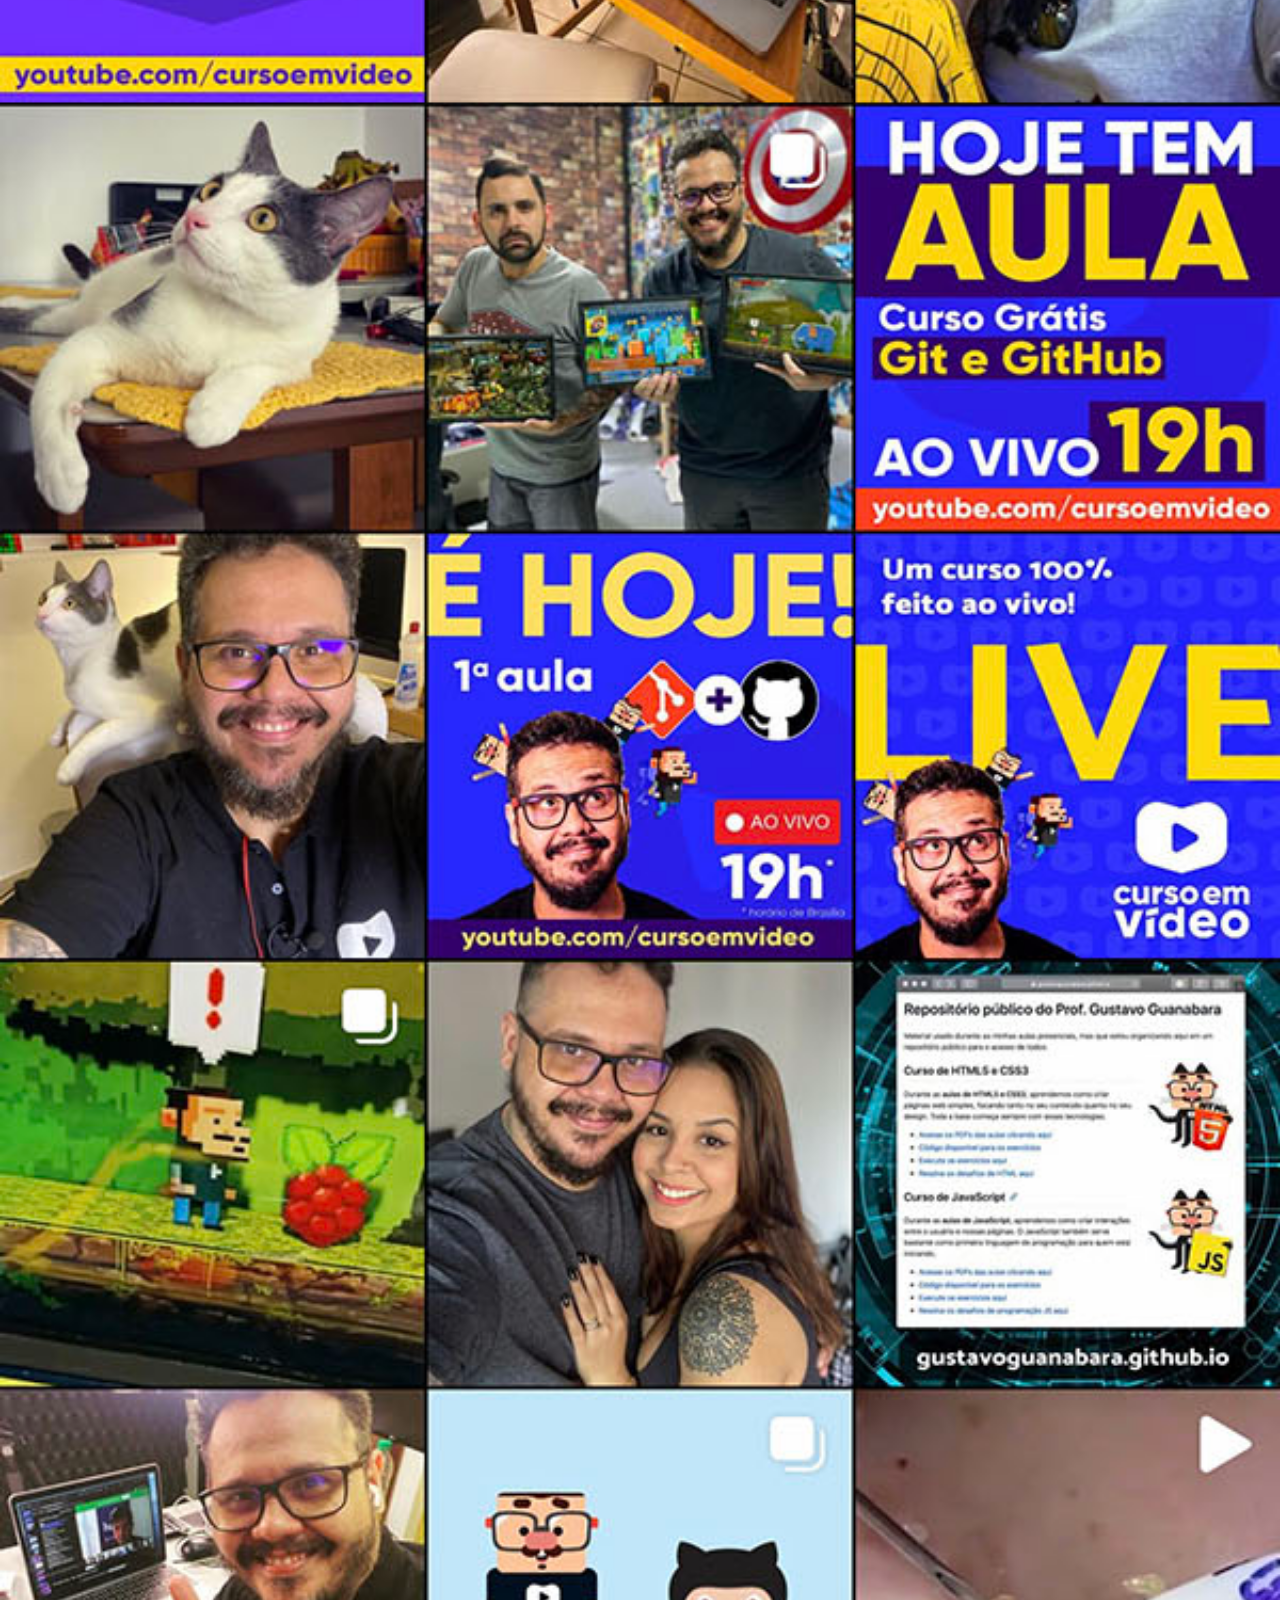
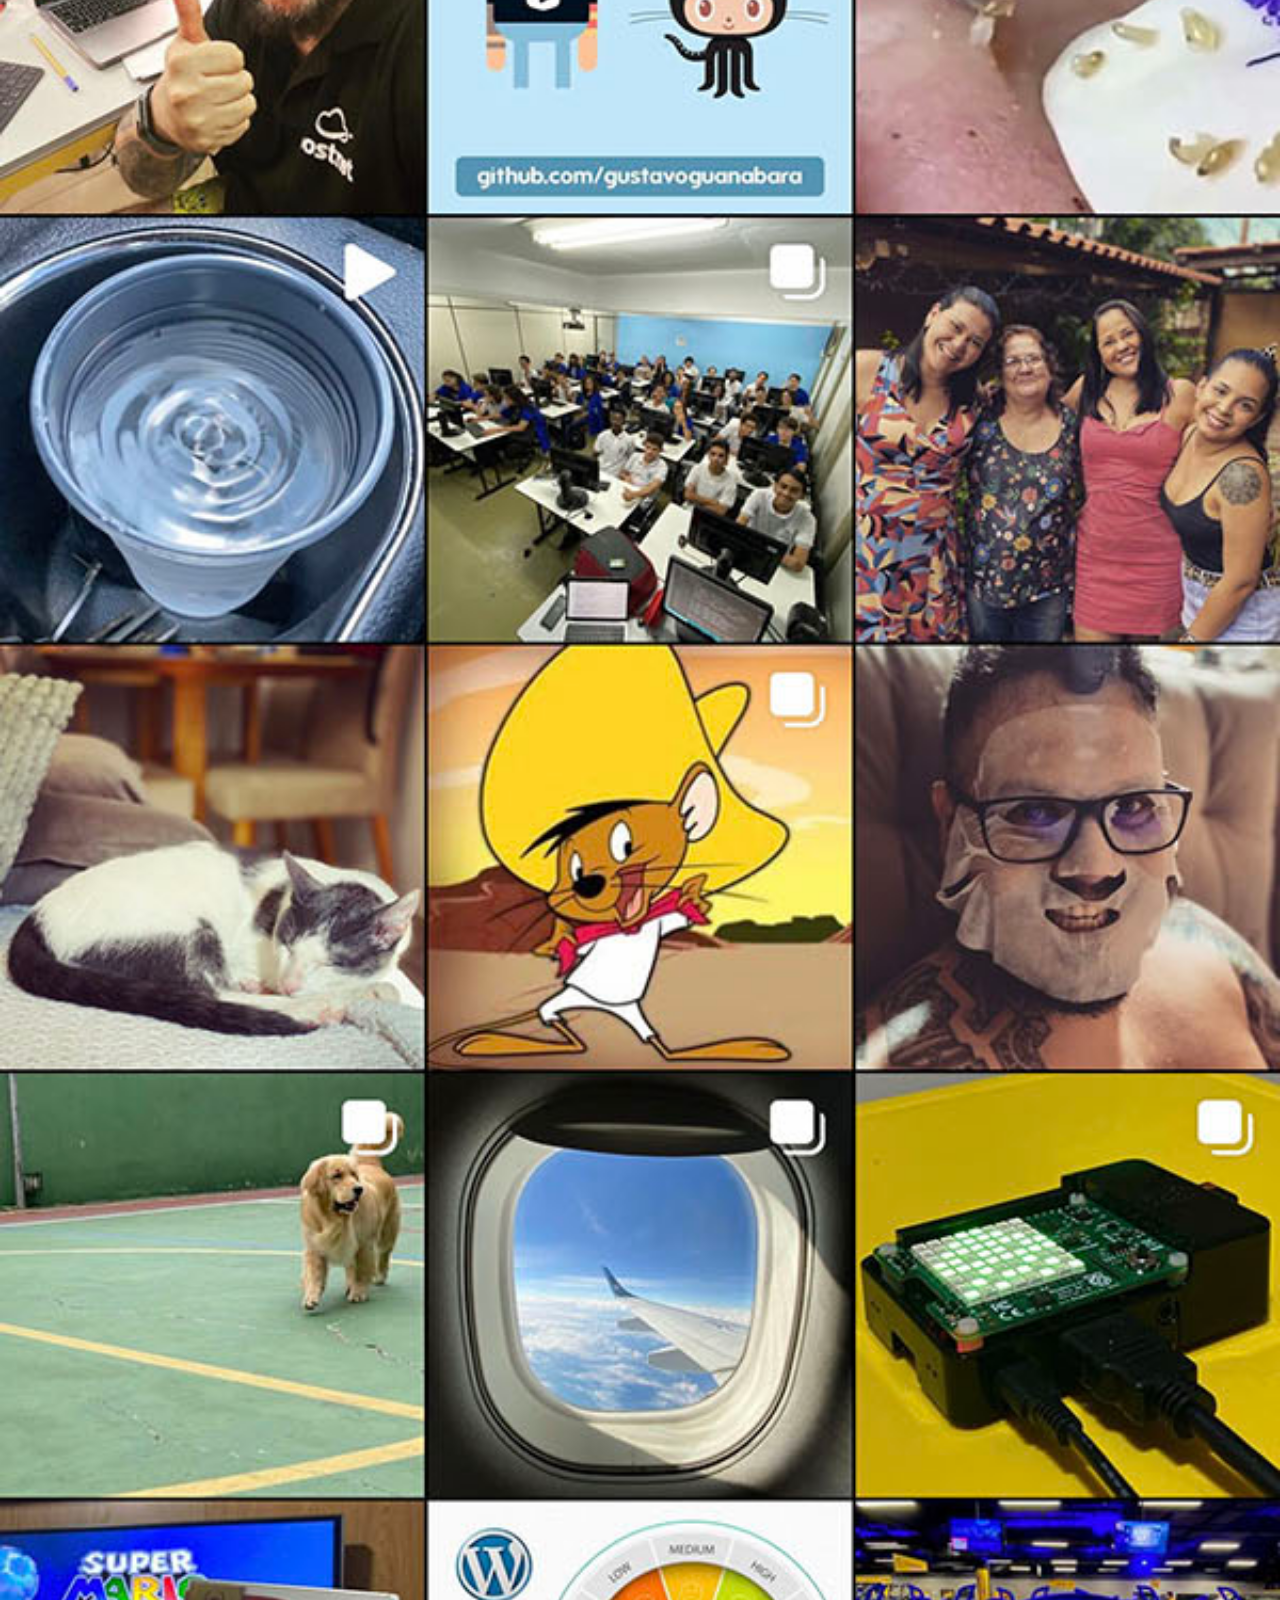
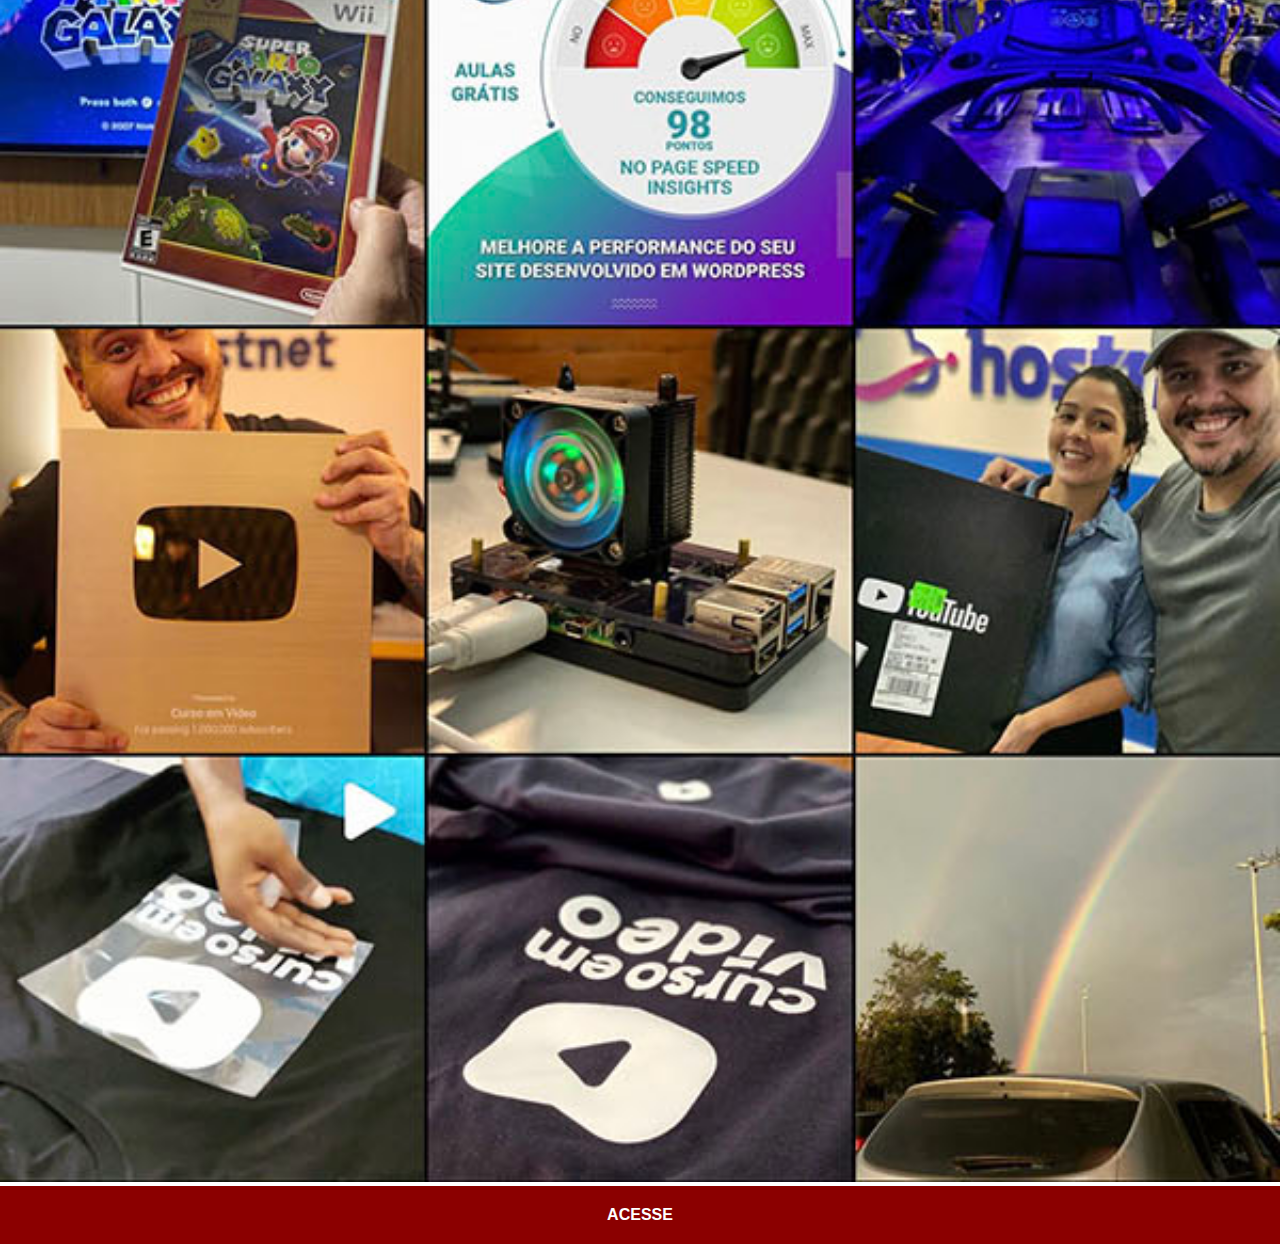
<file: Instagram.html>
<!DOCTYPE html>
<html lang="pt">
<head>
    <meta charset="UTF-8">
    <meta name="viewport" content="width=device-width, initial-scale=1.0">
    <title>Instagram</title>
    <link rel="stylesheet" href="social.css">
</head>
<body>
    <img src="imagens/tela-instagram.jpg" alt="Instagram">
    <a href="https://github.com/gustavoguanabara/html-css" target="_blank">ACESSE</a>
</body>
</html>
</file>
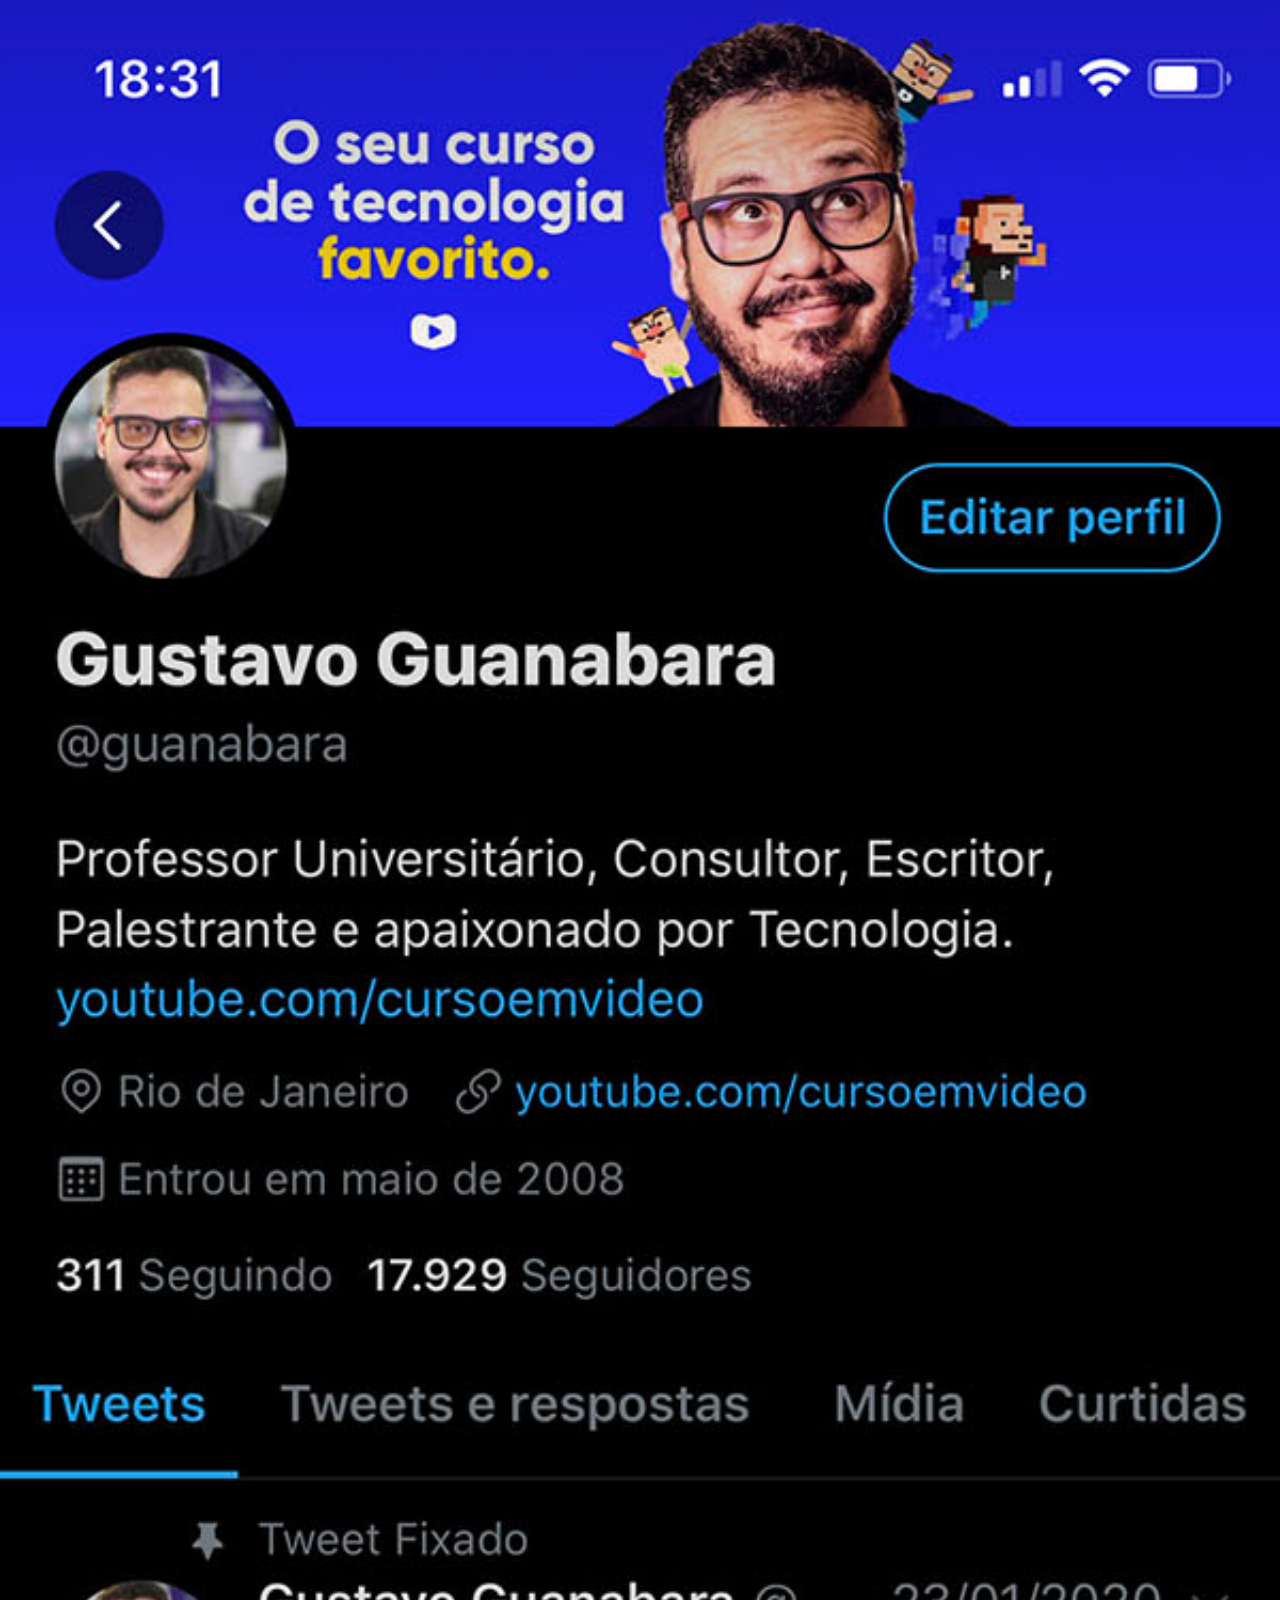
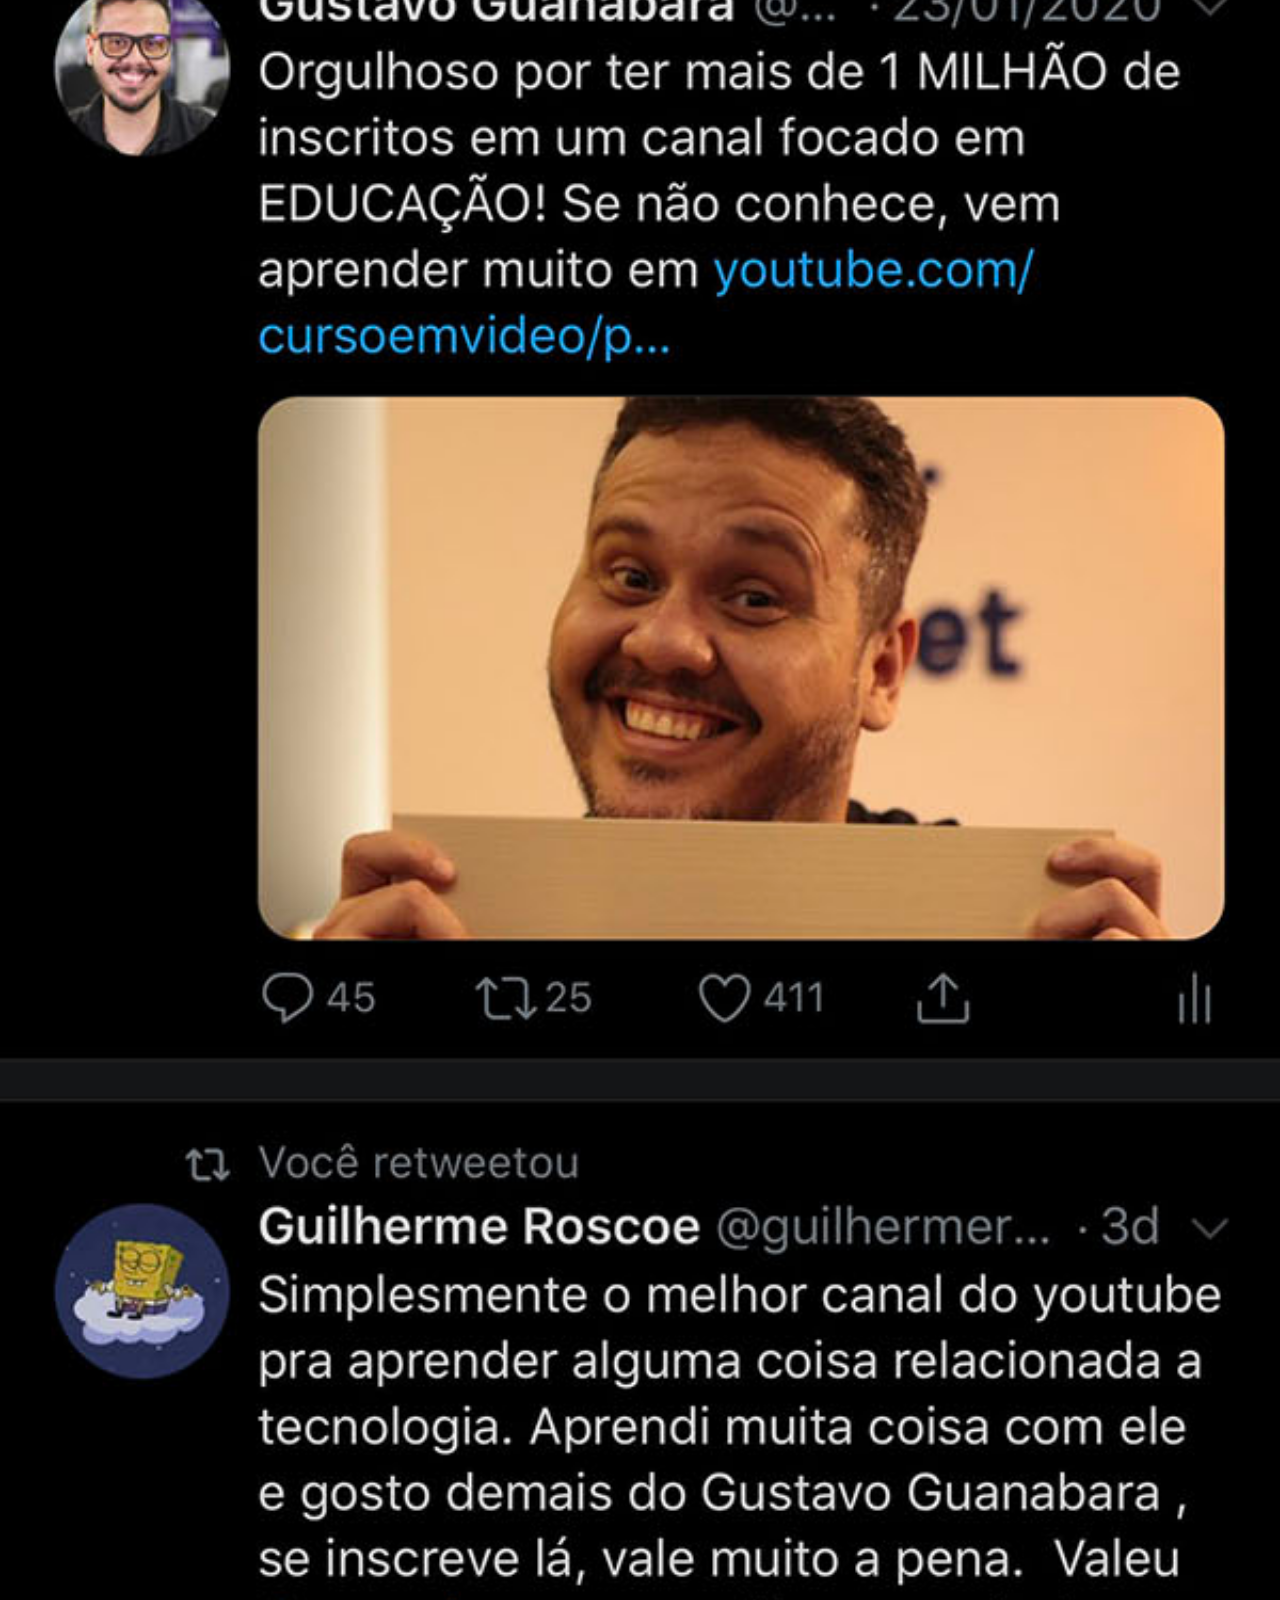
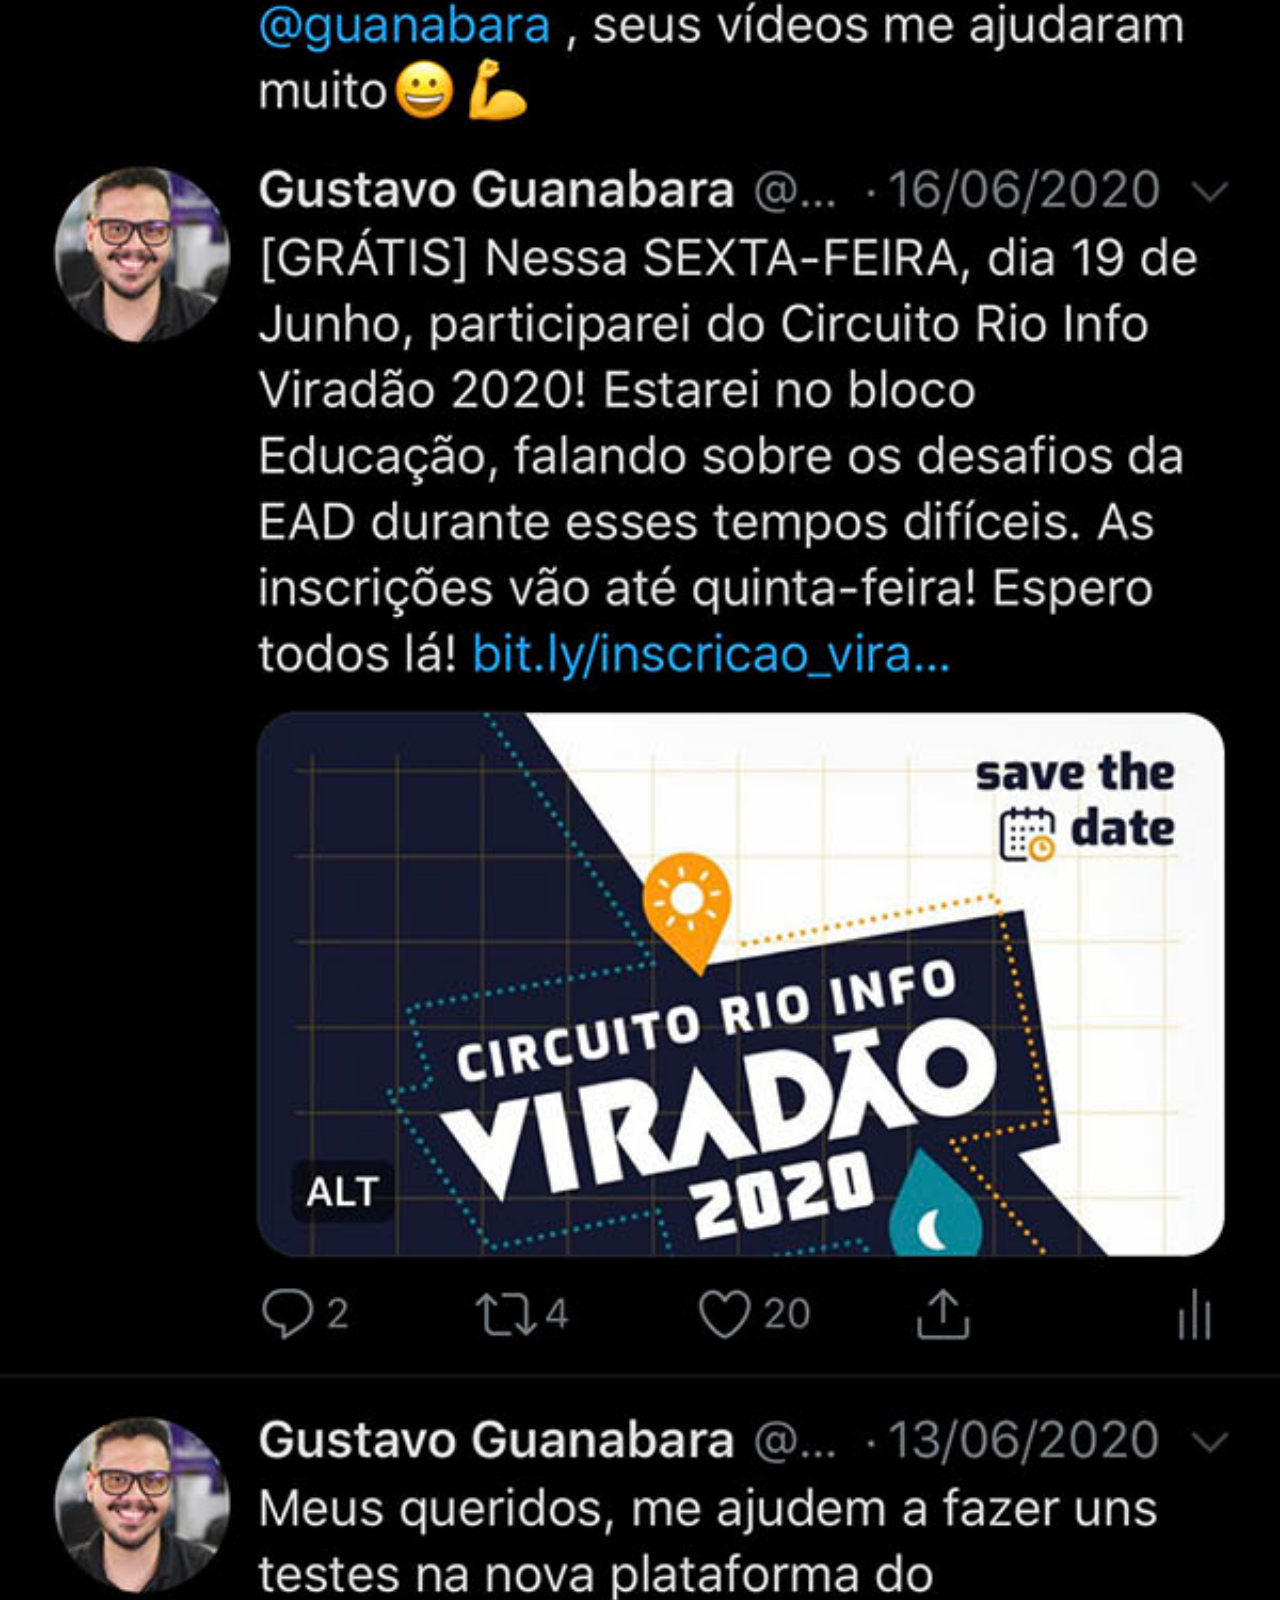
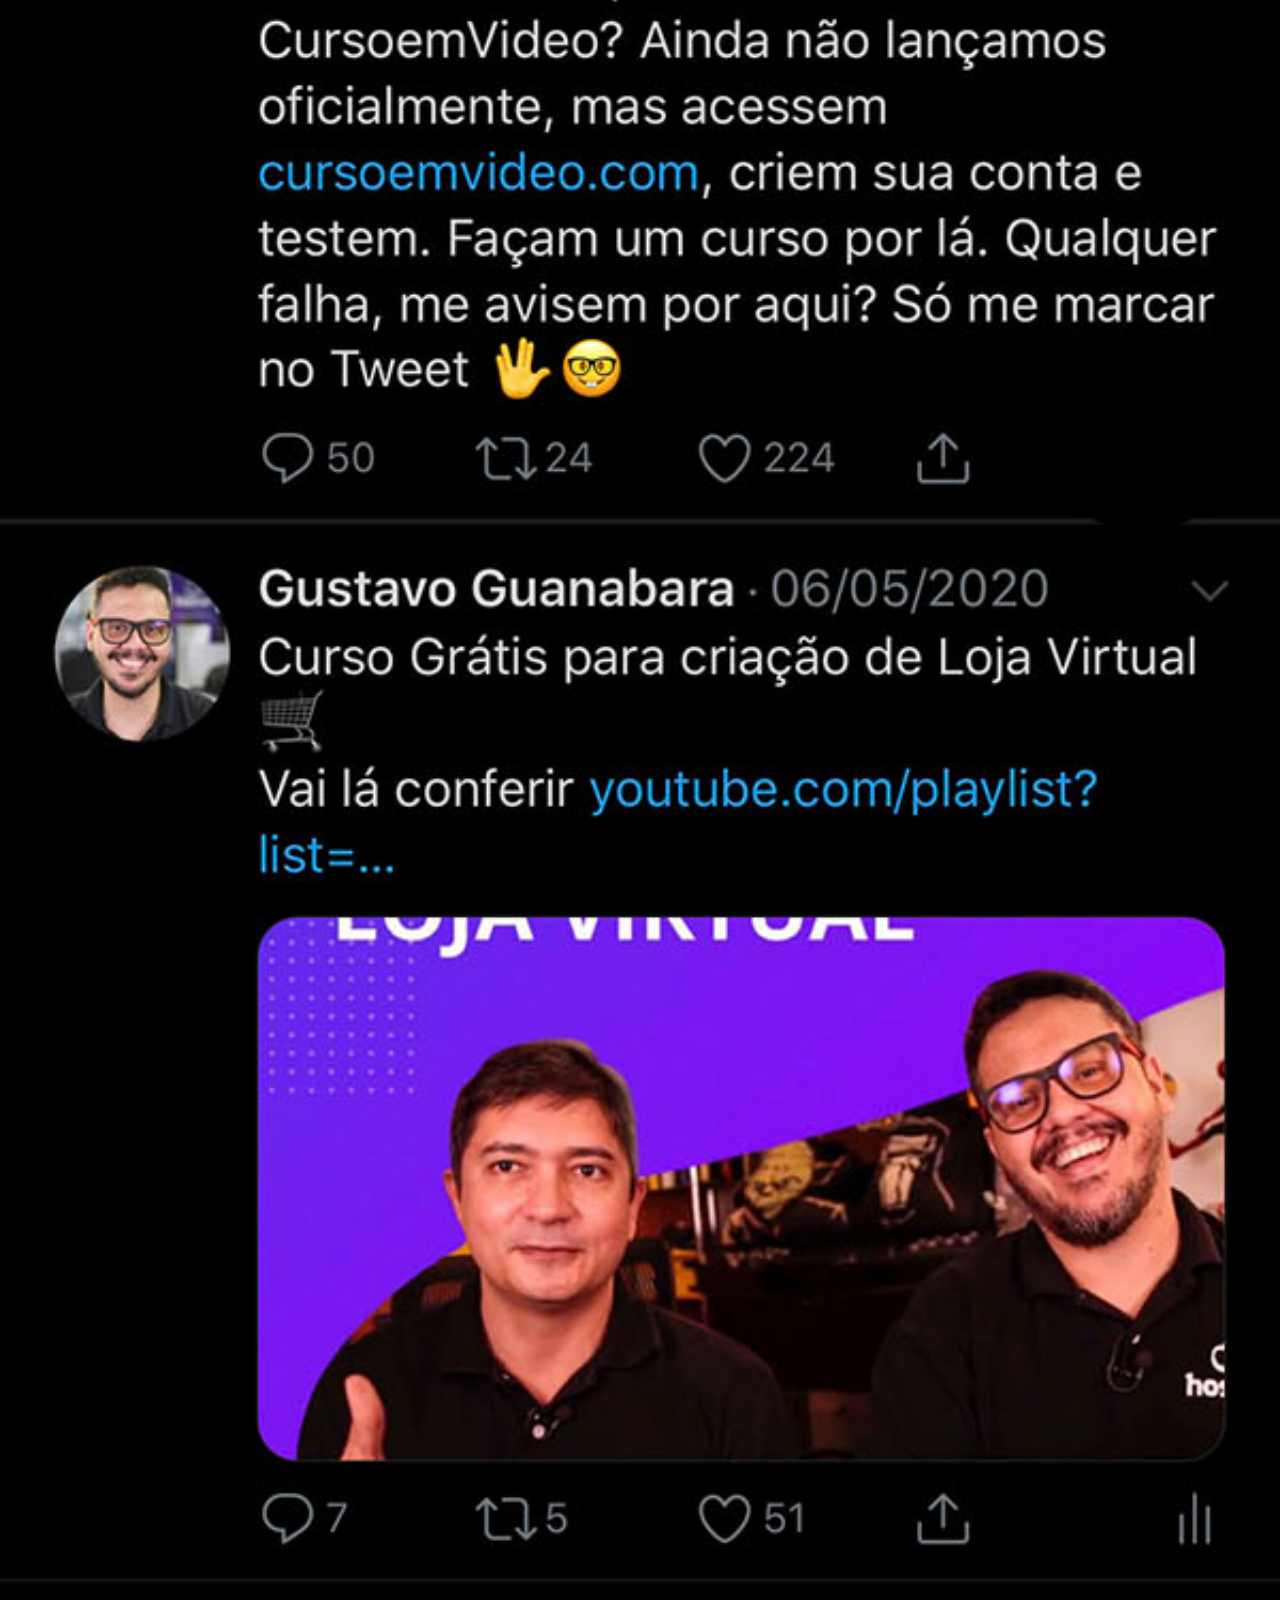
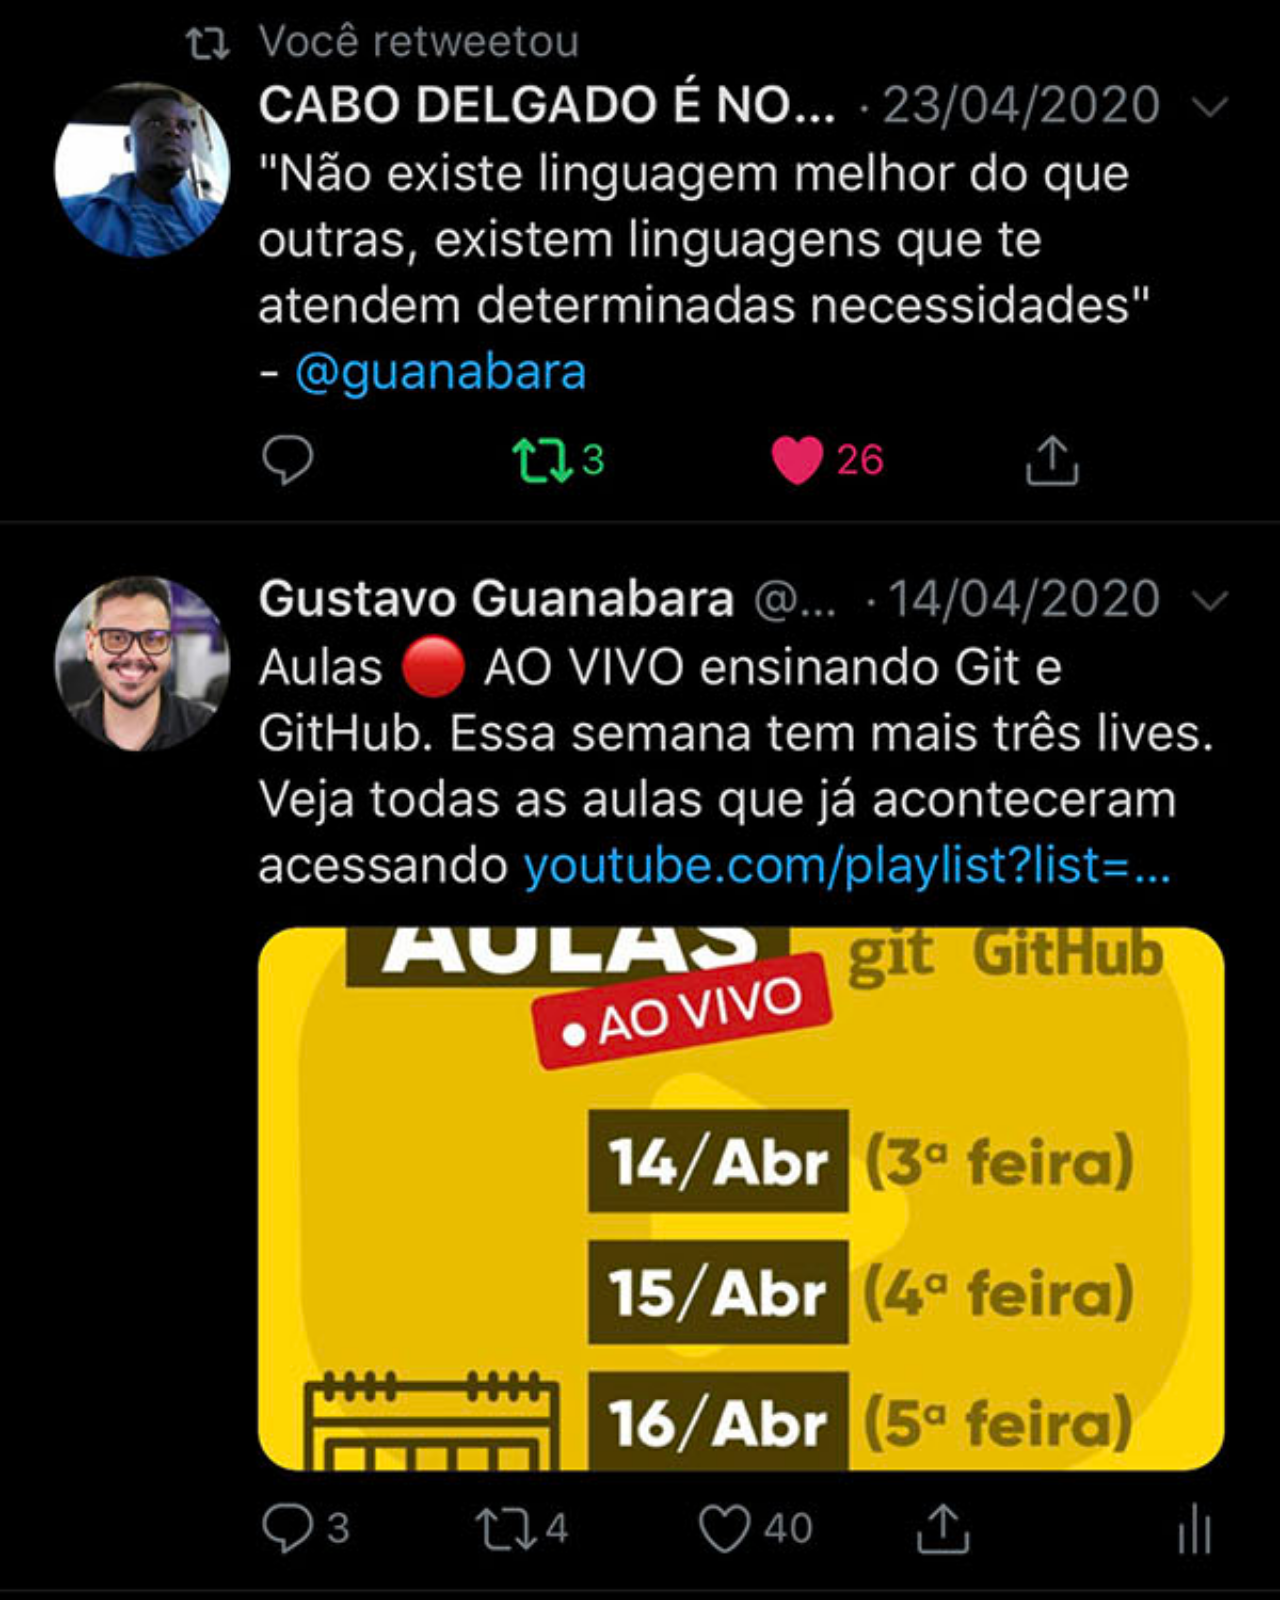
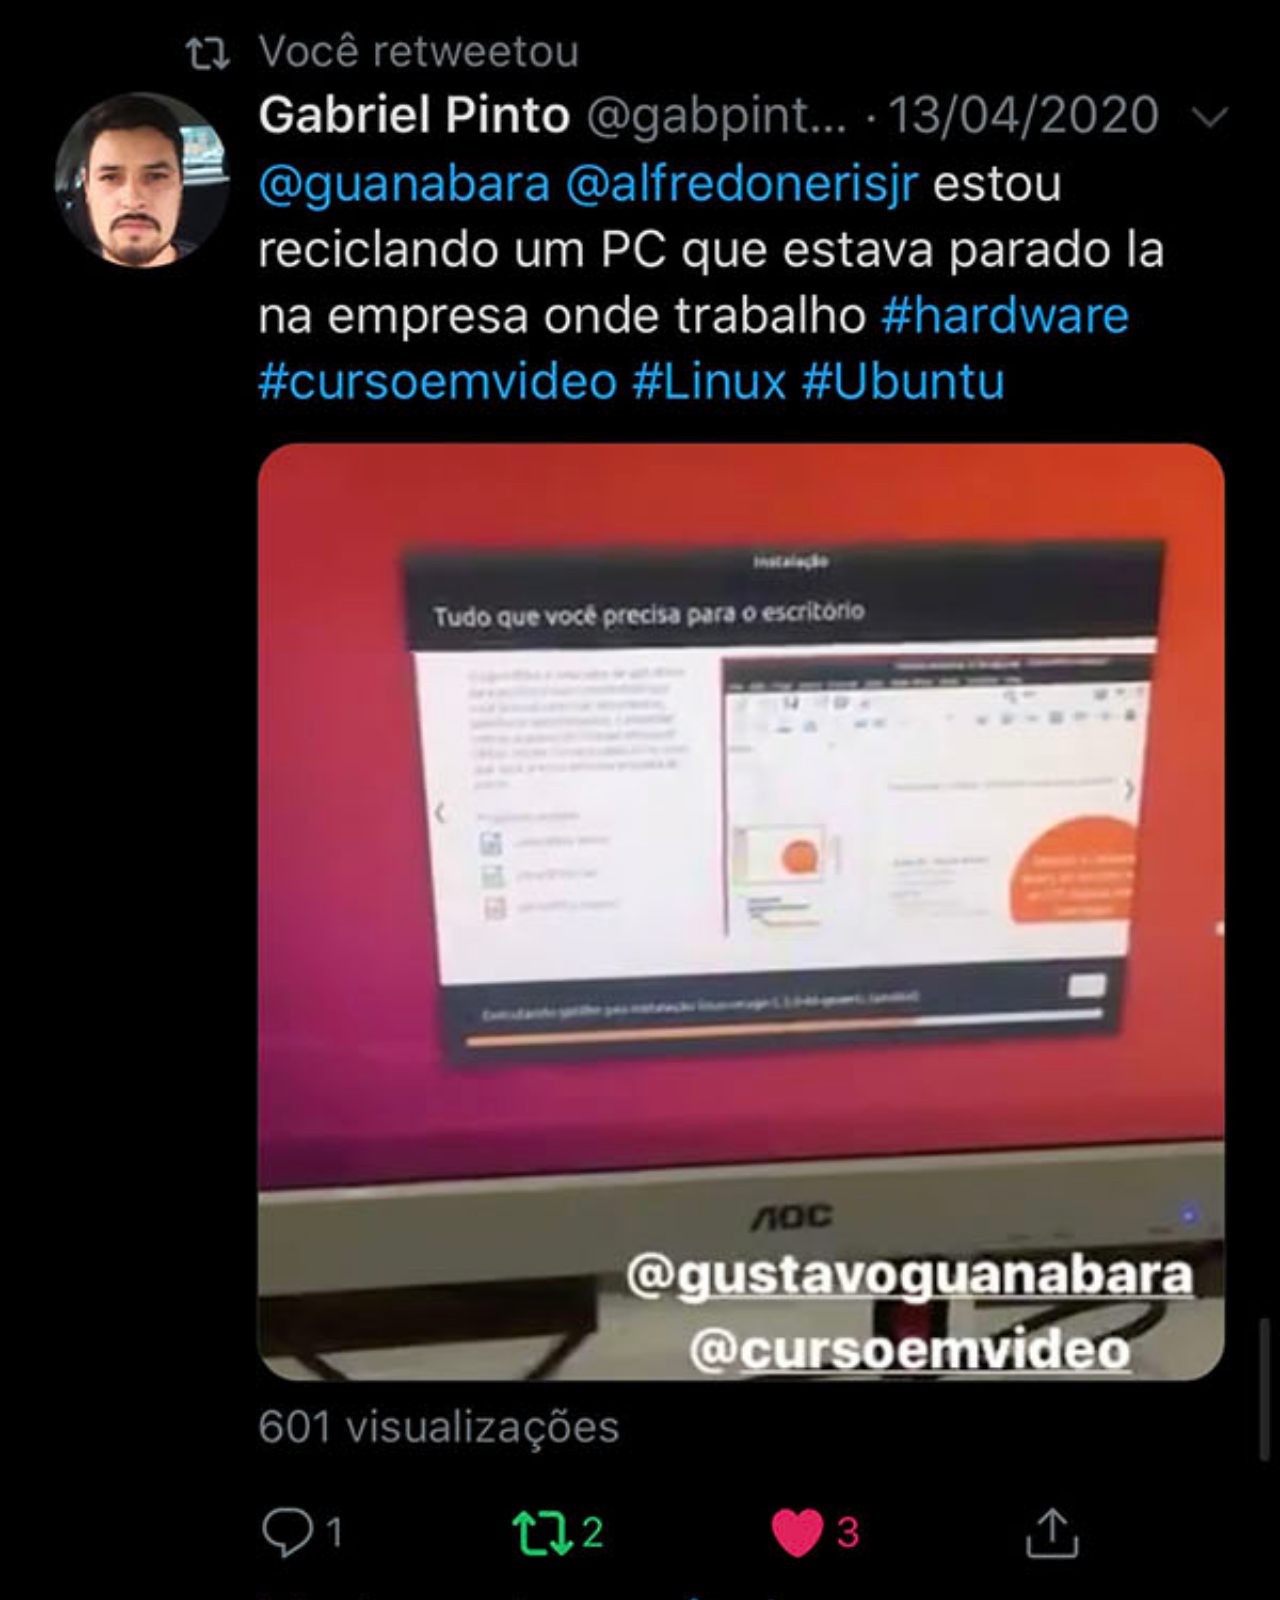
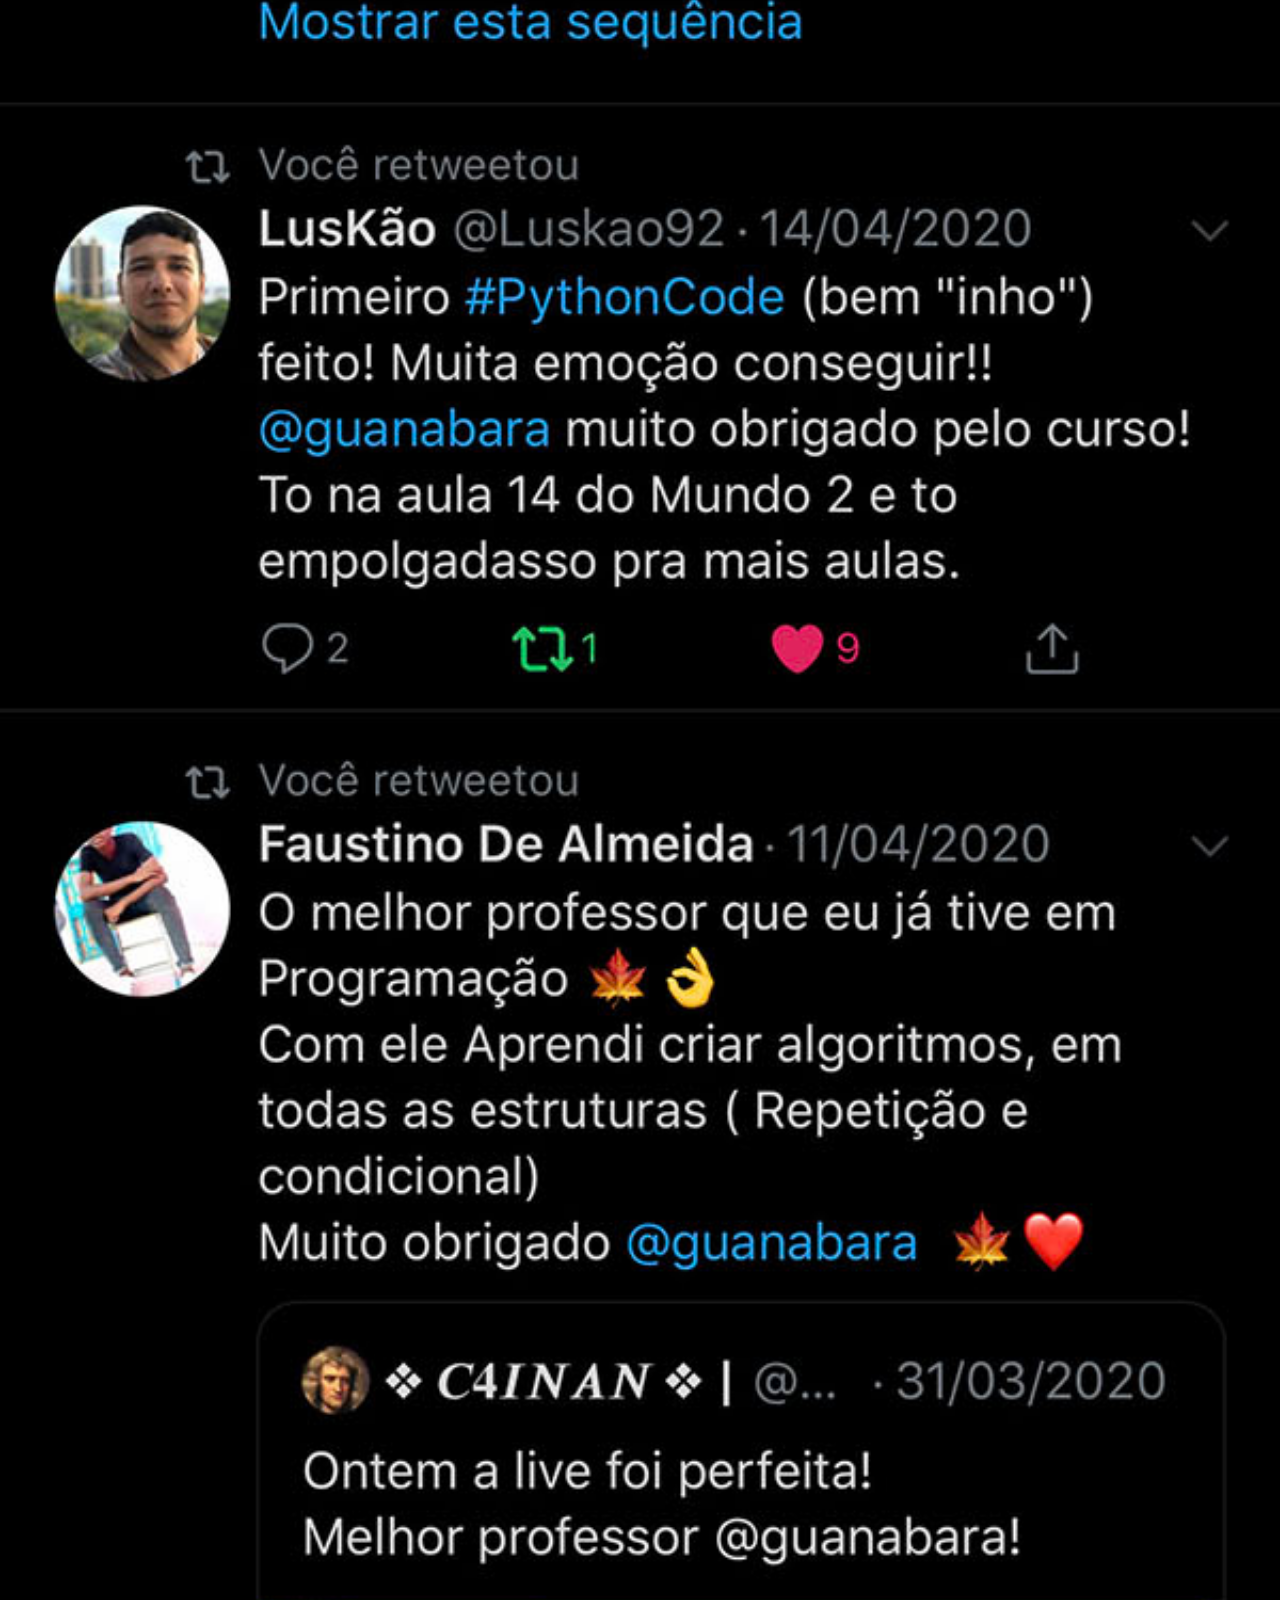
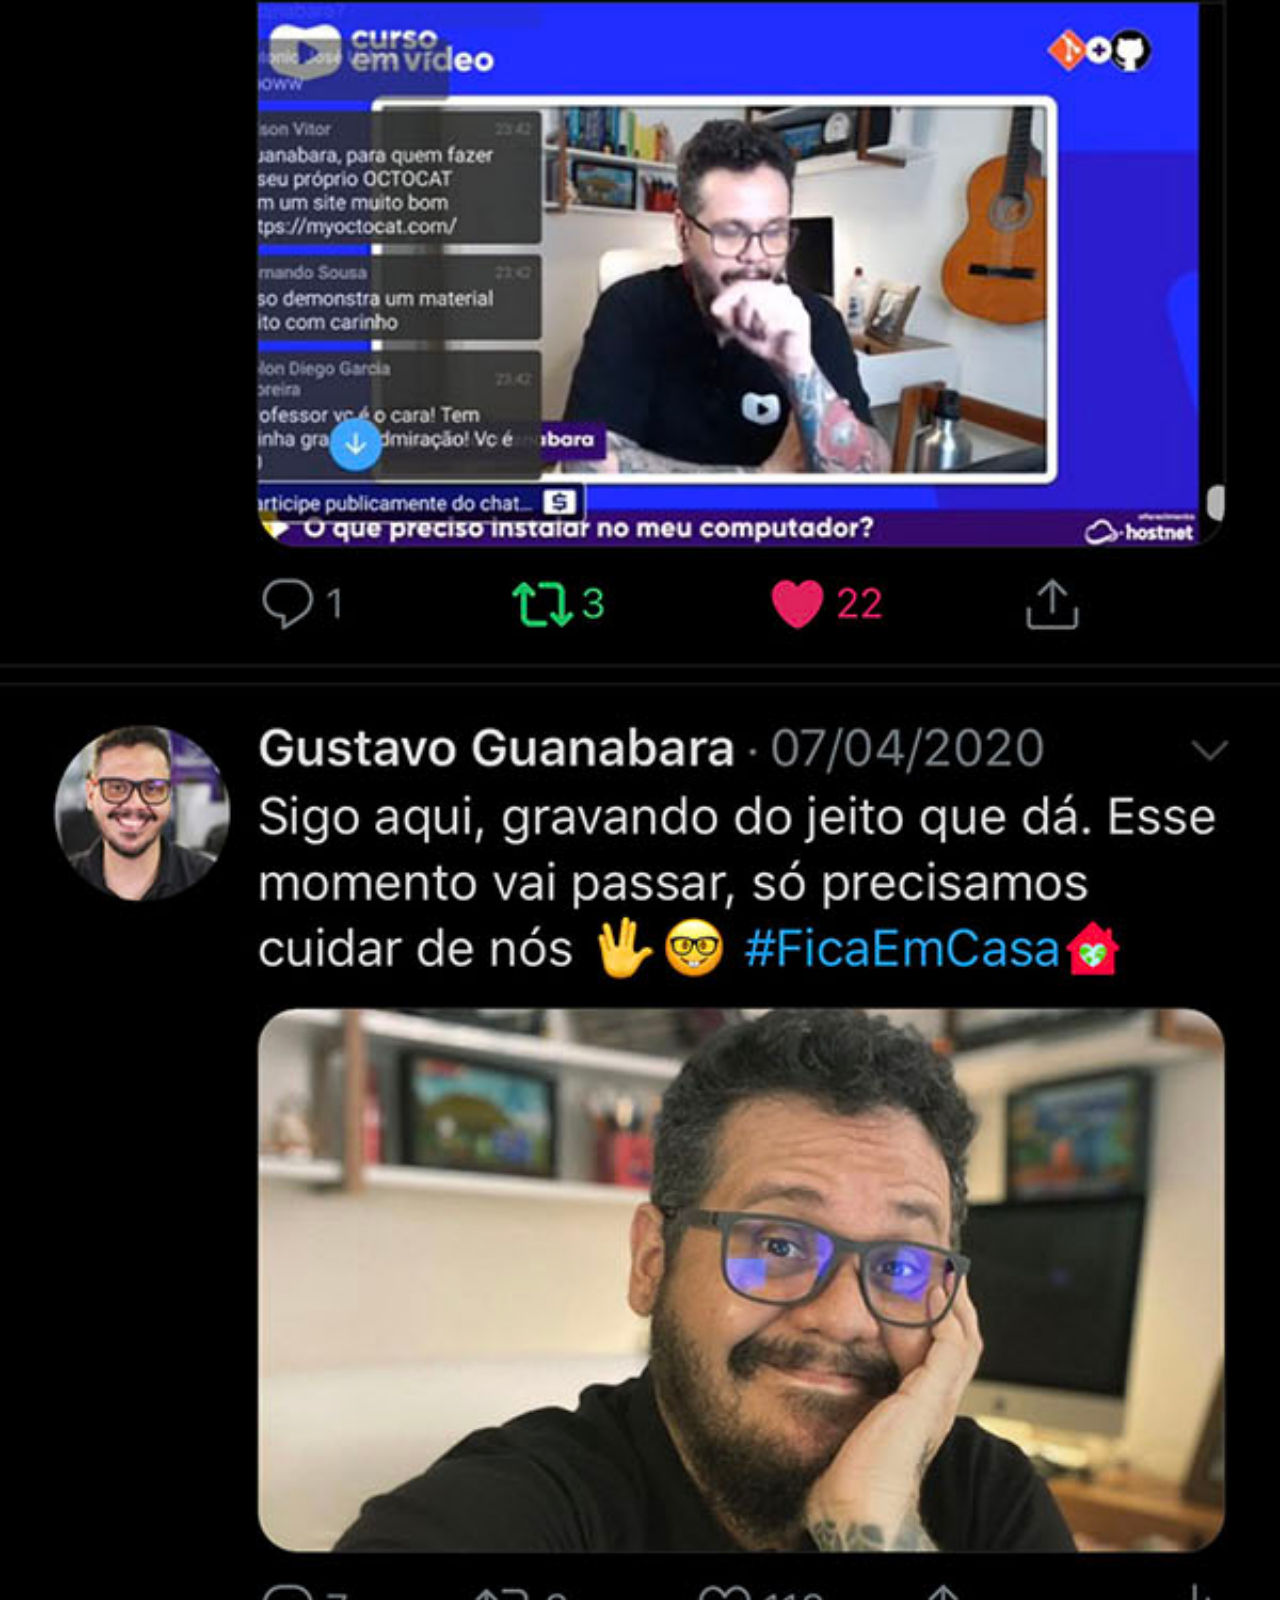
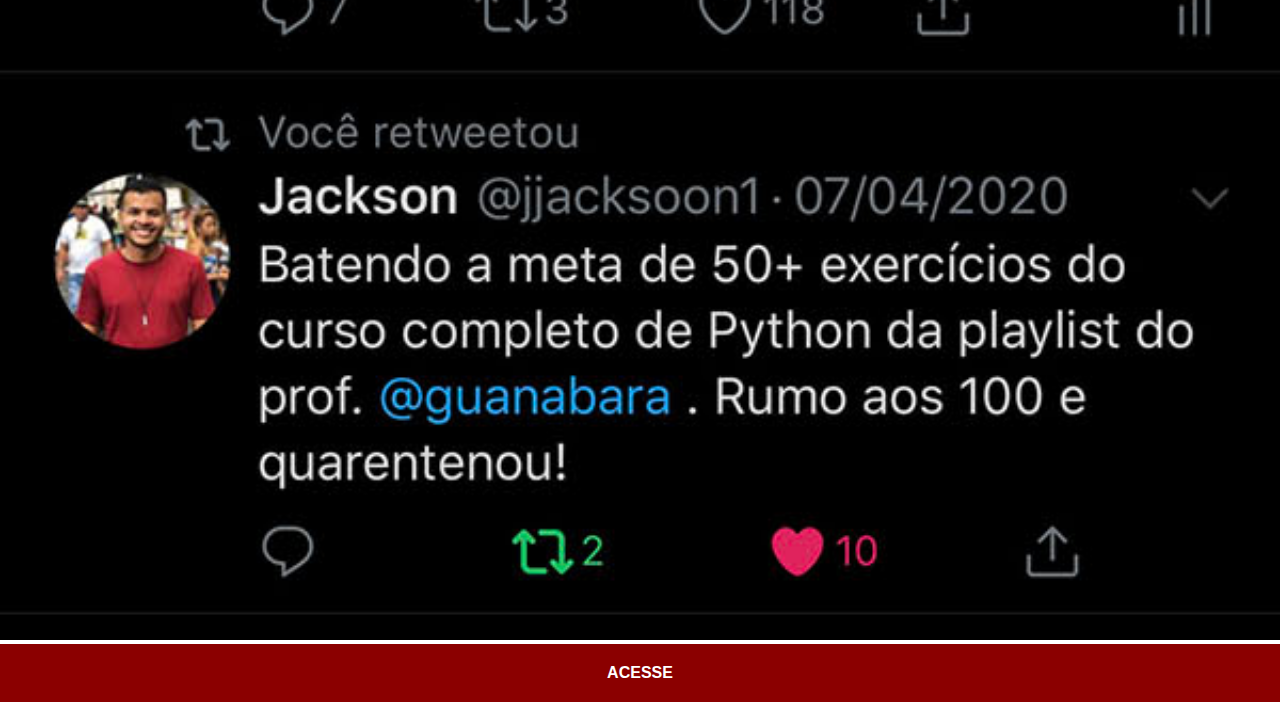
<file: Twitter.html>
<!DOCTYPE html>
<html lang="pt">
<head>
    <meta charset="UTF-8">
    <meta name="viewport" content="width=device-width, initial-scale=1.0">
    <title>Twitter</title>
    <link rel="stylesheet" href="social.css">
</head>
<body>
    <img src="imagens/tela-twitter.jpg" alt="Twitter">
    <a href="https://twitter.com/RuiPGonc" target="_blank">ACESSE</a>
</body>
</html>
</file>
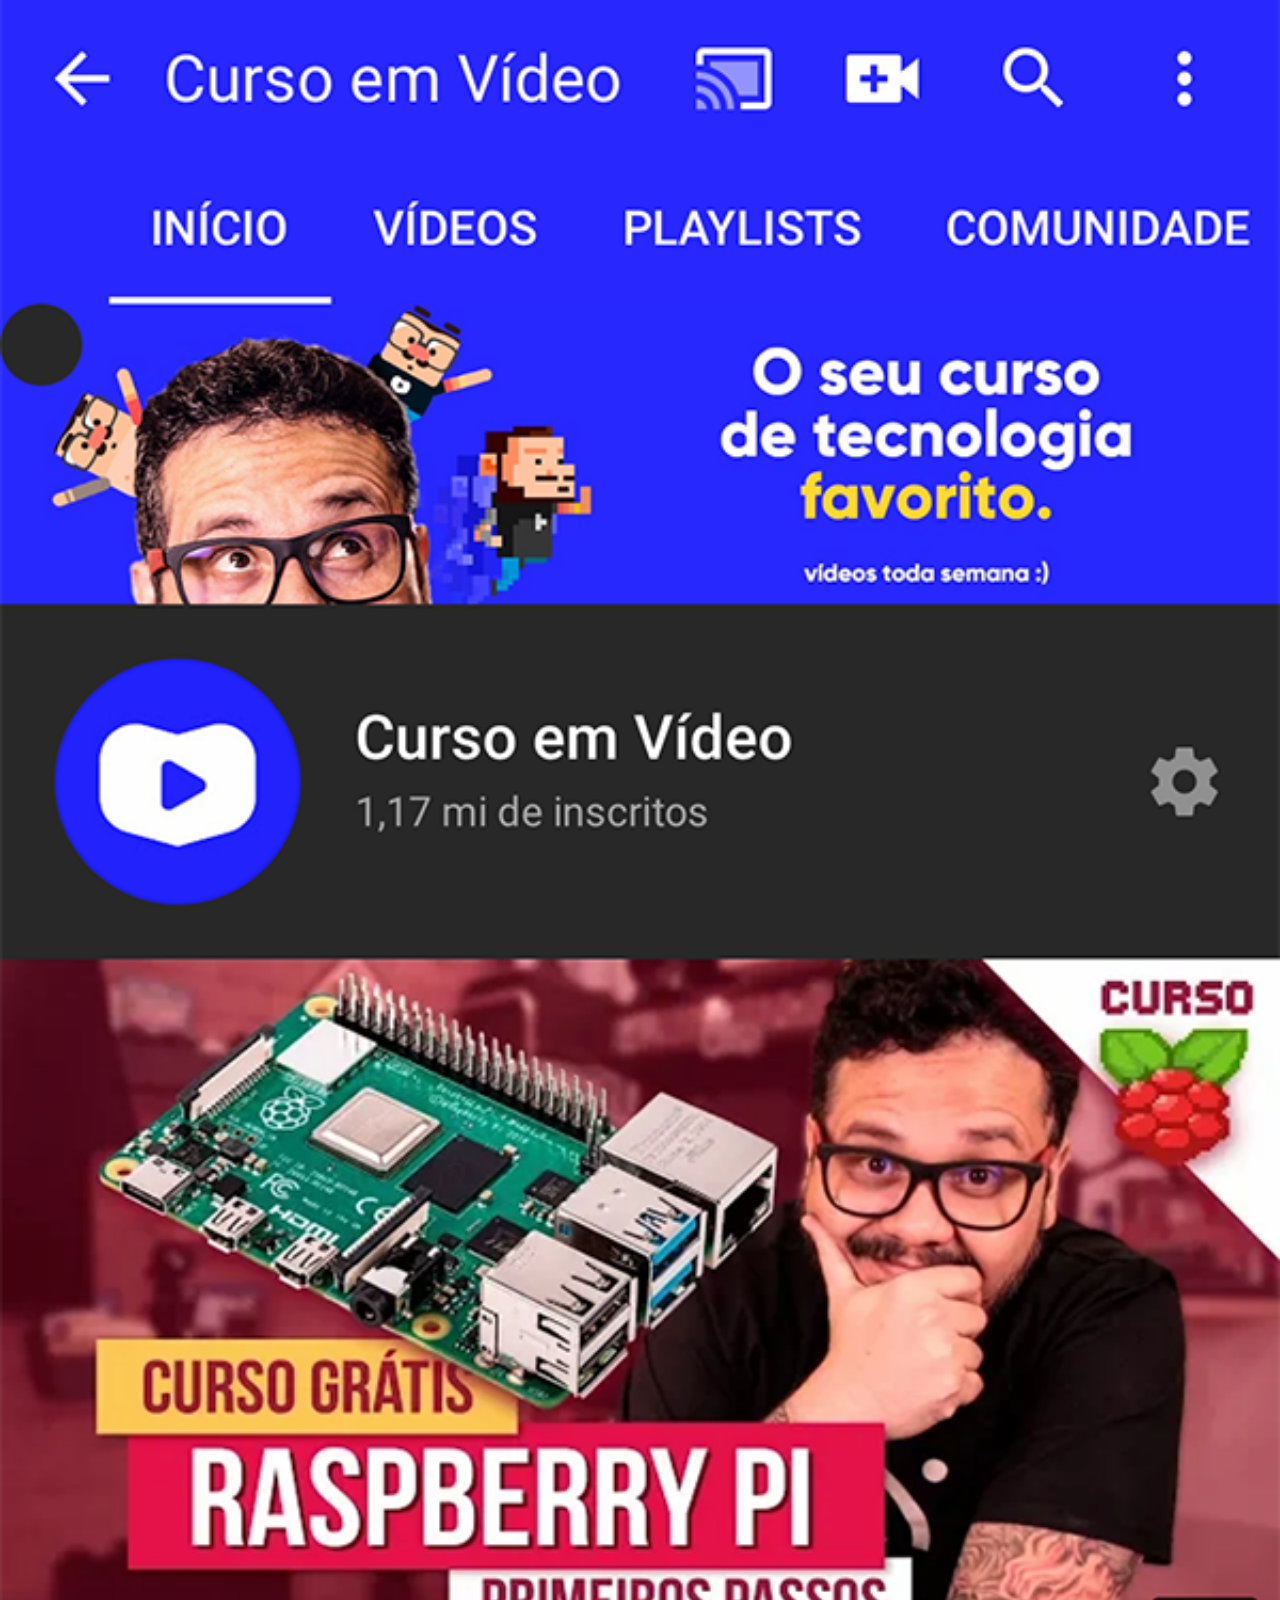
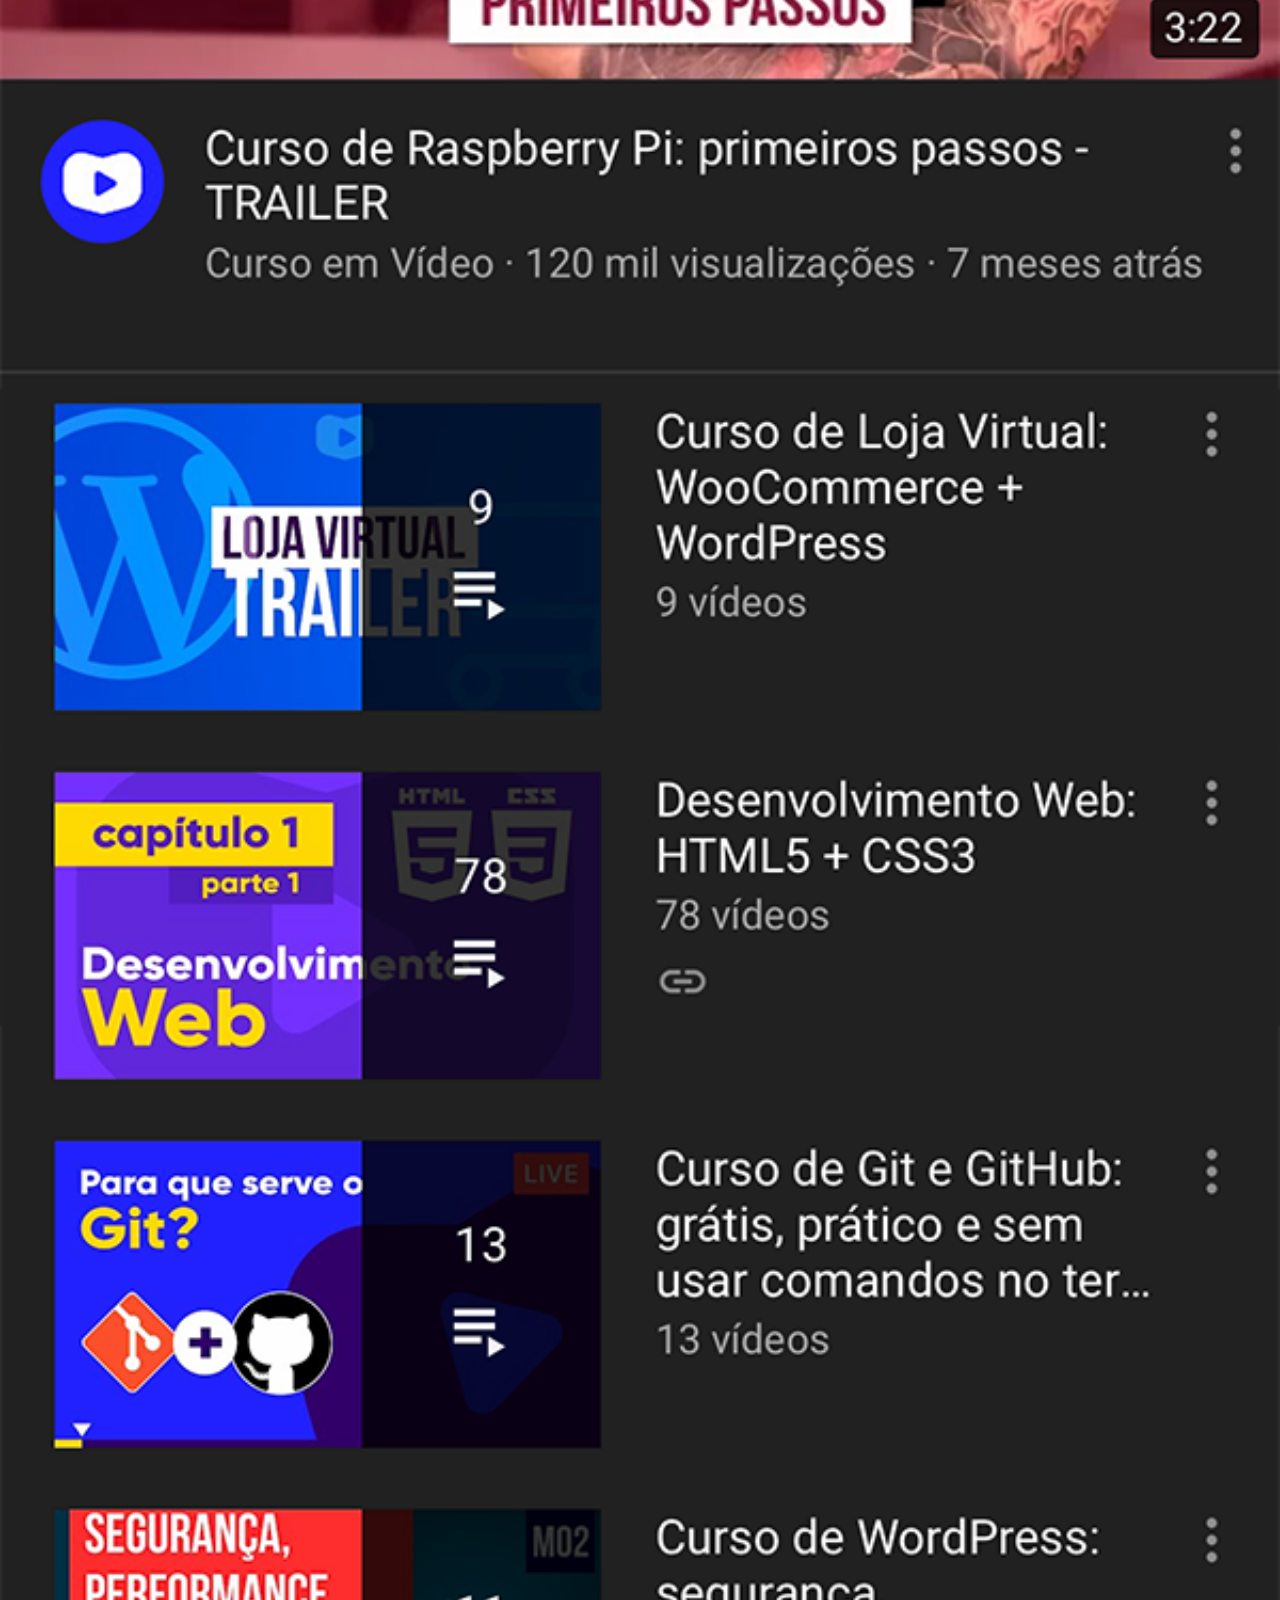
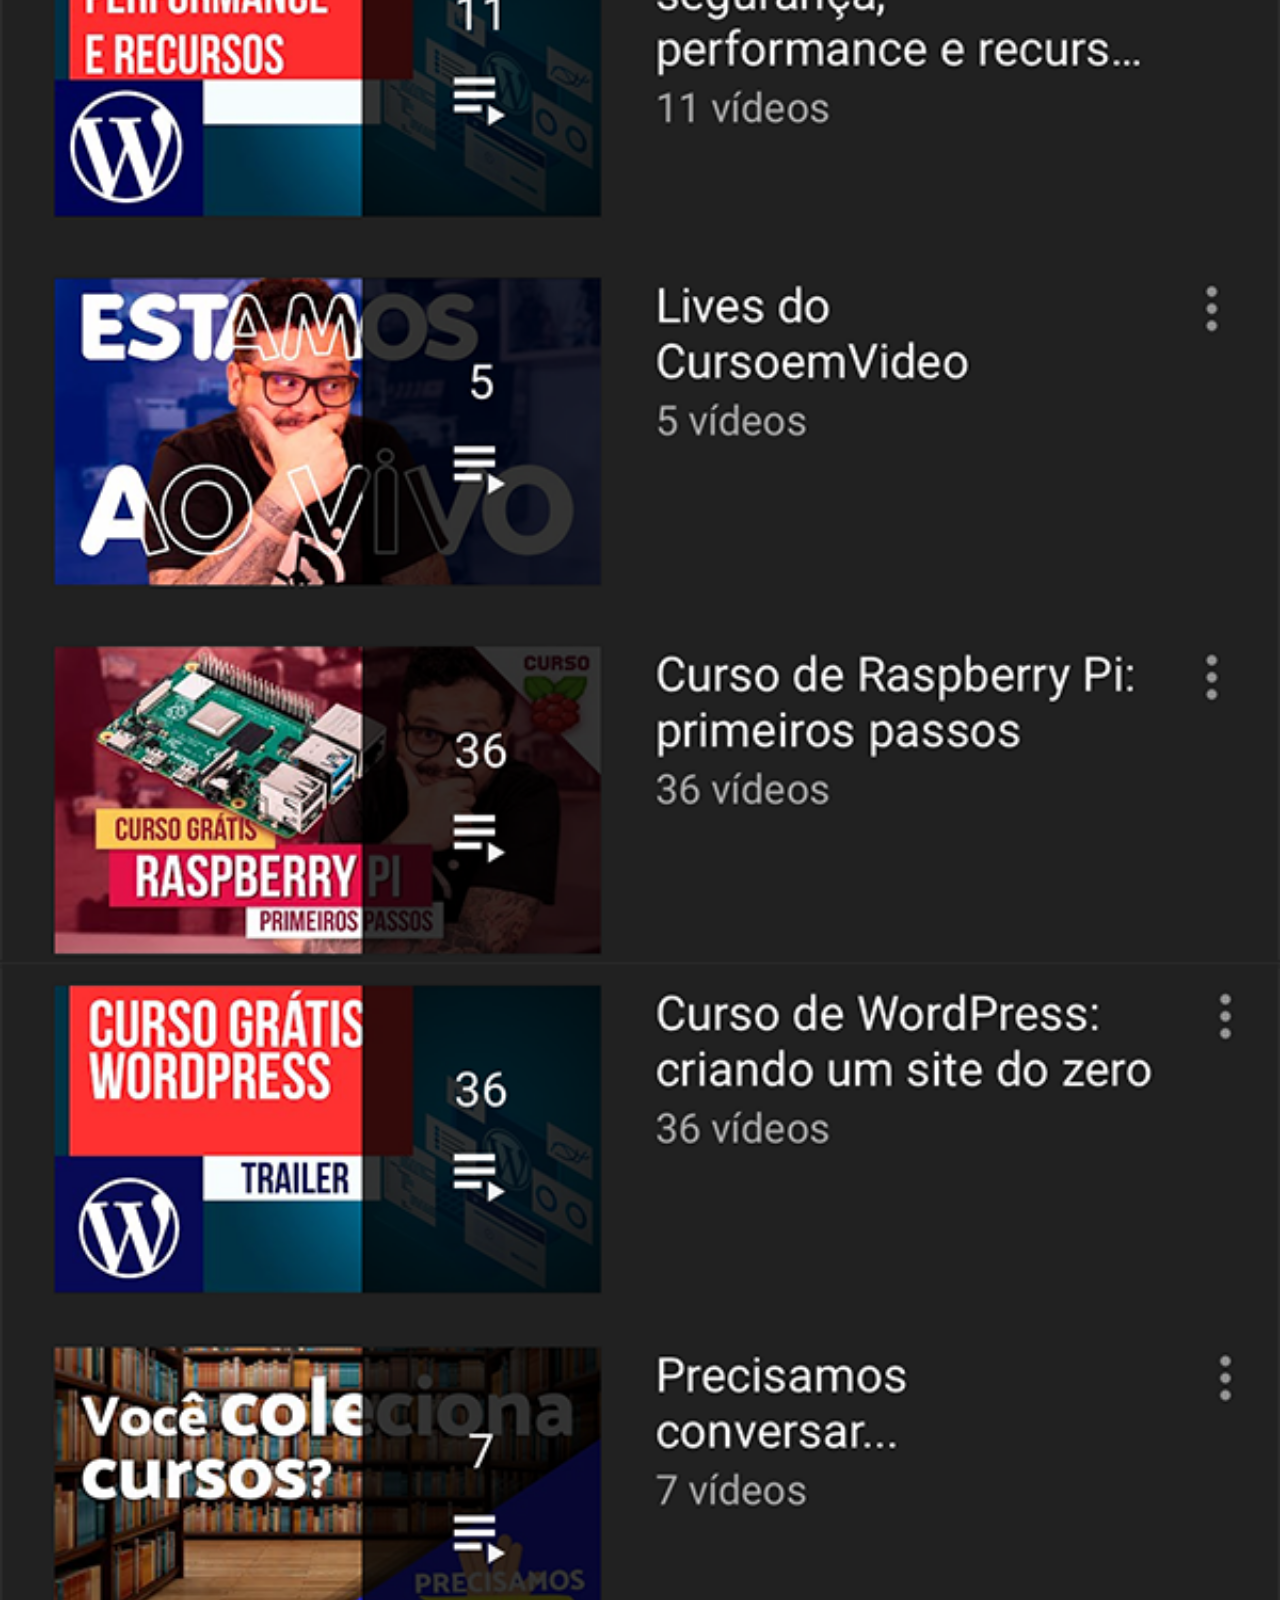
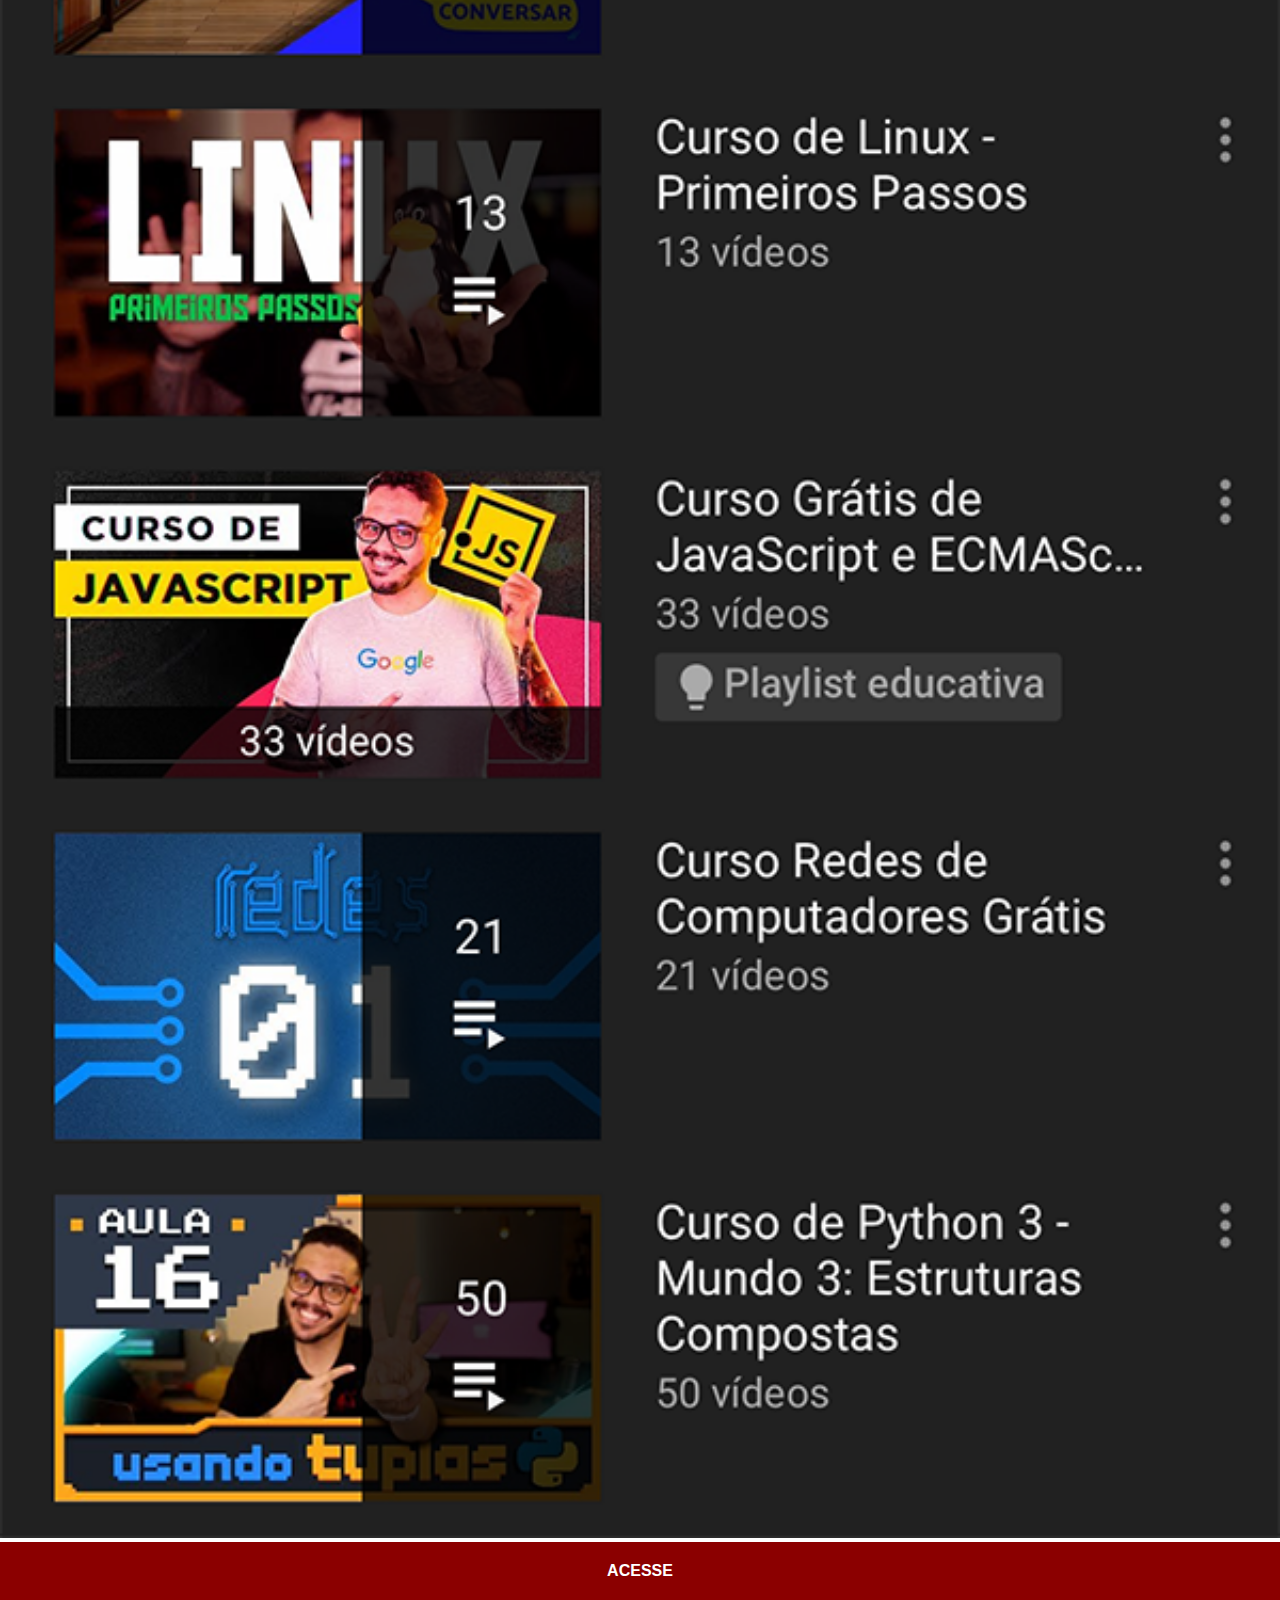
<file: youtube.html>
<!DOCTYPE html>
<html lang="pt">
<head>
    <meta charset="UTF-8">
    <meta http-equiv="X-UA-Compatible" content="IE=edge">
    <meta name="viewport" content="width=device-width, initial-scale=1.0">
    <title>Youtube</title>
    <link rel="stylesheet" href="social.css">
</head>
<body>
    <img src="imagens/tela-youtube.png" alt="Youtube">
    <a href="https://www.youtube.com/watch?v=xAOBQtSVI_k" target="_blank">ACESSE</a>
</body>
</html>
</file>
<file: Style/style.css>
@charset "UTF-08";

*{
    margin:0px;
    padding: 0px;
    font-family: Arial, Helvetica, sans-serif;
}

body, html{
    height: 100vh; /*altura total do navegador*/
    width: 100vw; /*largura total do navegador*/
    background-color: black;

}
body{
    background: url(../imagens/fundo-madeira.jpg) no-repeat top center fixed;
    background-size: cover;
}
main{
    position:relative;
    height: 100vh;
}

section#telefone{
    position:absolute;
    top:50%;
    left: 50%;
    transform: translate(-50%, -50%);

    height:627px;
    width: 311px;
    background: url(../imagens/frame-iphone.png) no-repeat;
}
iframe#tela{
    position: relative;
    top:80px;
    left:22px;
    width:267px;
    height: 471px;
}
section#redes-sociais{
    text-align: right;
}
section#redes-sociais img{
    width:50px;
    margin:10px;
    border-radius: 50%;
    box-shadow: 2px 2px 5px rgba(0, 0, 0, 0.511);
    box-sizing: border-box
    ;
}
section#redes-sociais img:hover{
    border:2px solid rgba(255, 255, 255, 0.514);
    transform: translate(-3px, -3px);
    box-shadow: 5px 5px 10px rgba(0, 0, 0, 0.585);
}
</file>
<file: social.css>
@charset "UTF-08";

*{
    margin:0px;
    padding: 0px;
    font-family: Arial, Helvetica, sans-serif;
}
    ::-webkit-scrollbar{
        width: 0px;
        height: 0px;
    }
    img{
        width: 100vw;
    }
    a{
        display: block;
        background-color: darkred;
        color: white;
        padding: 20px;
        text-align: center;
        font-weight: bolder;
        text-decoration: none;
    }
</file>
